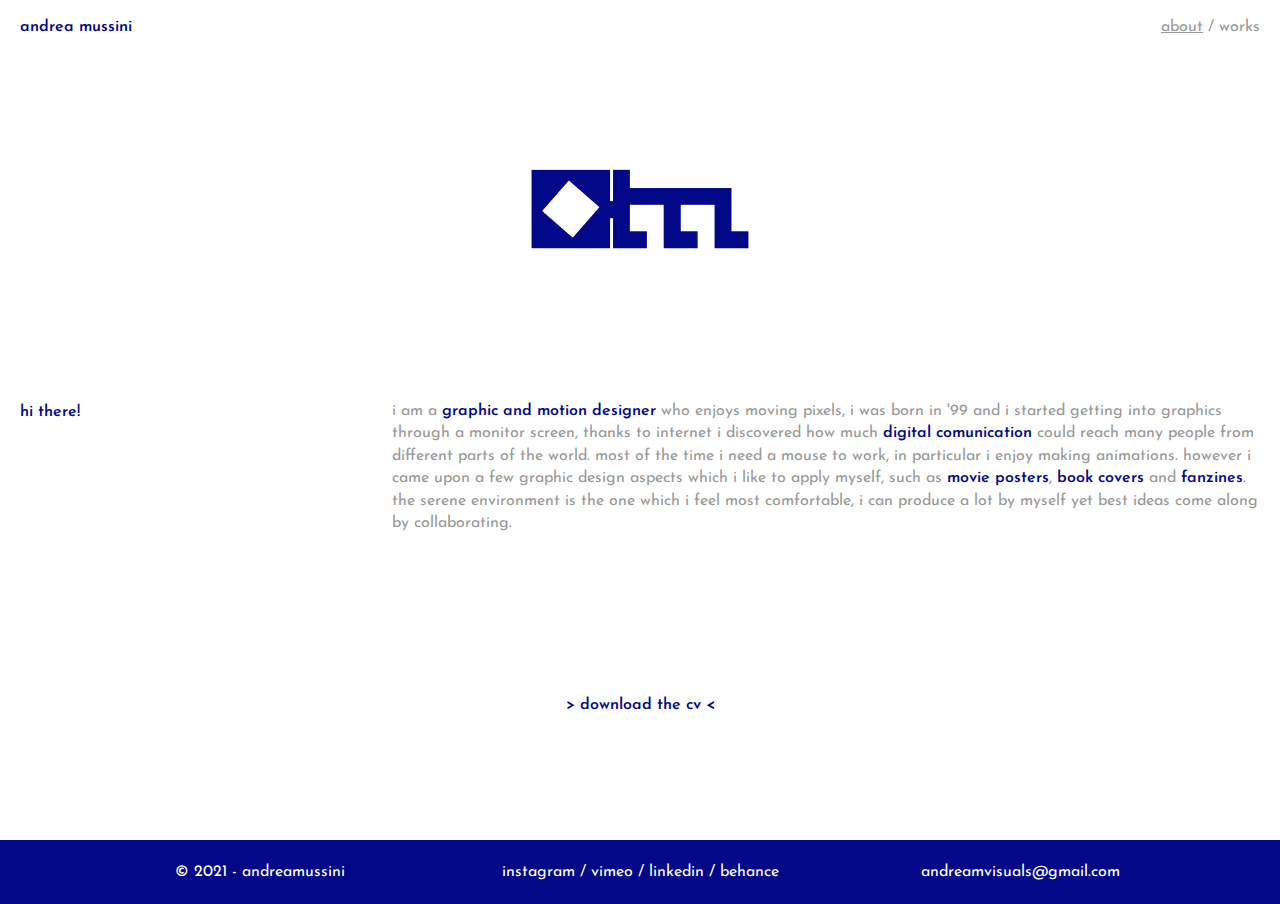
<file: about.html>
<!DOCTYPE html>
<html lang="it">

<head>
    <meta charset="UTF-8" />
    <title>andrea mussini / about</title>
    <meta name="viewport" content="width=device-width, initial-scale=1, maximum-scale=1" />

    <!-- Bootstrap -->
    <link rel="stylesheet" href="css/bootstrap.min.css" />

    <!-- Font -->
    <link rel="preconnect" href="https://fonts.gstatic.com" />
    <link href="https://fonts.googleapis.com/css2?family=Josefin+Sans:wght@400;600&display=swap" rel="stylesheet" />

    <!-- Favicon -->
    <link rel="icon" href="img/favicon.png" type="image/png" />

    <!-- Personal Style -->
    <link rel="stylesheet" href="css/style.css" />

    <!-- Animate CSS -->
    <link rel="stylesheet" href="https://cdnjs.cloudflare.com/ajax/libs/animate.css/4.1.1/animate.min.css" />

    <style type="text/css"></style>
</head>

<body>
    <header>
        <p class="title float-left"><a href="index.html">andrea mussini</a></p>
        <p class="subtitle float-right">
            <a href="about.html" class="link-active">about</a> / <a href="works.html">works</a>
        </p>
    </header>
    <main>
        <section class="logo text-center">
            <img src="img/logo_animation.gif" type="image/gif" class="logo-animation" alt="logo-gif" />
        </section>
        <div class="main-center">
            <section class="about-bio box-desc">
                <div class="box-desc-main">
                    <p class="title">hi there!</p>
                </div>
                <div class="box-desc-text">
                    <p class="description">
                        i am a <span class="title">graphic and motion designer</span> who enjoys moving pixels, i was born in '99 and i started getting into graphics through a monitor screen, thanks to internet i discovered how much <span class="title"> digital comunication</span> could reach many people from different parts of the world. most of the time i need a mouse to work, in particular i enjoy making animations. however i came upon a few graphic design aspects which i like to apply myself, such as <span class="title">movie posters</span>, <span class="title">book covers</span> and <span class="title">fanzines</span>. the serene environment is the one which i feel most comfortable, i can produce a lot by myself yet best ideas come along by collaborating.
                    </p>
                </div>
            </section>
            <div class="cv-button">
                <a href="Andrea_Mussini_CV_EN.pdf" target="_blank" class="title animate__animated animate__fadeInDown animate__delay-1s"> &gt; download the cv &lt; </a>
            </div>
        </div>
    </main>
    <footer class="footer-text text-center">
        <div class="container">
            <div class="row row-cols-1 row-cols-lg-3">
                <div class="col">
                    <p>© 2021 - andreamussini</p>
                </div>
                <div class="col">
                    <p><a href="https://www.instagram.com/andreamvisuals/">instagram</a> / <a href="https://vimeo.com/andreamvisuals">vimeo</a> / <a href="https://www.linkedin.com/in/andrea-mussini-540a48217/"> linkedin</a> / <a href="https://www.behance.net/andreamussini">behance</a></p>
                </div>
                <div class="col">
                    <p><a href="mailto:andreamvisuals@gmail.com">andreamvisuals@gmail.com</a></p>
                </div>
            </div>
        </div>
    </footer>
</body>

</html>
</file>
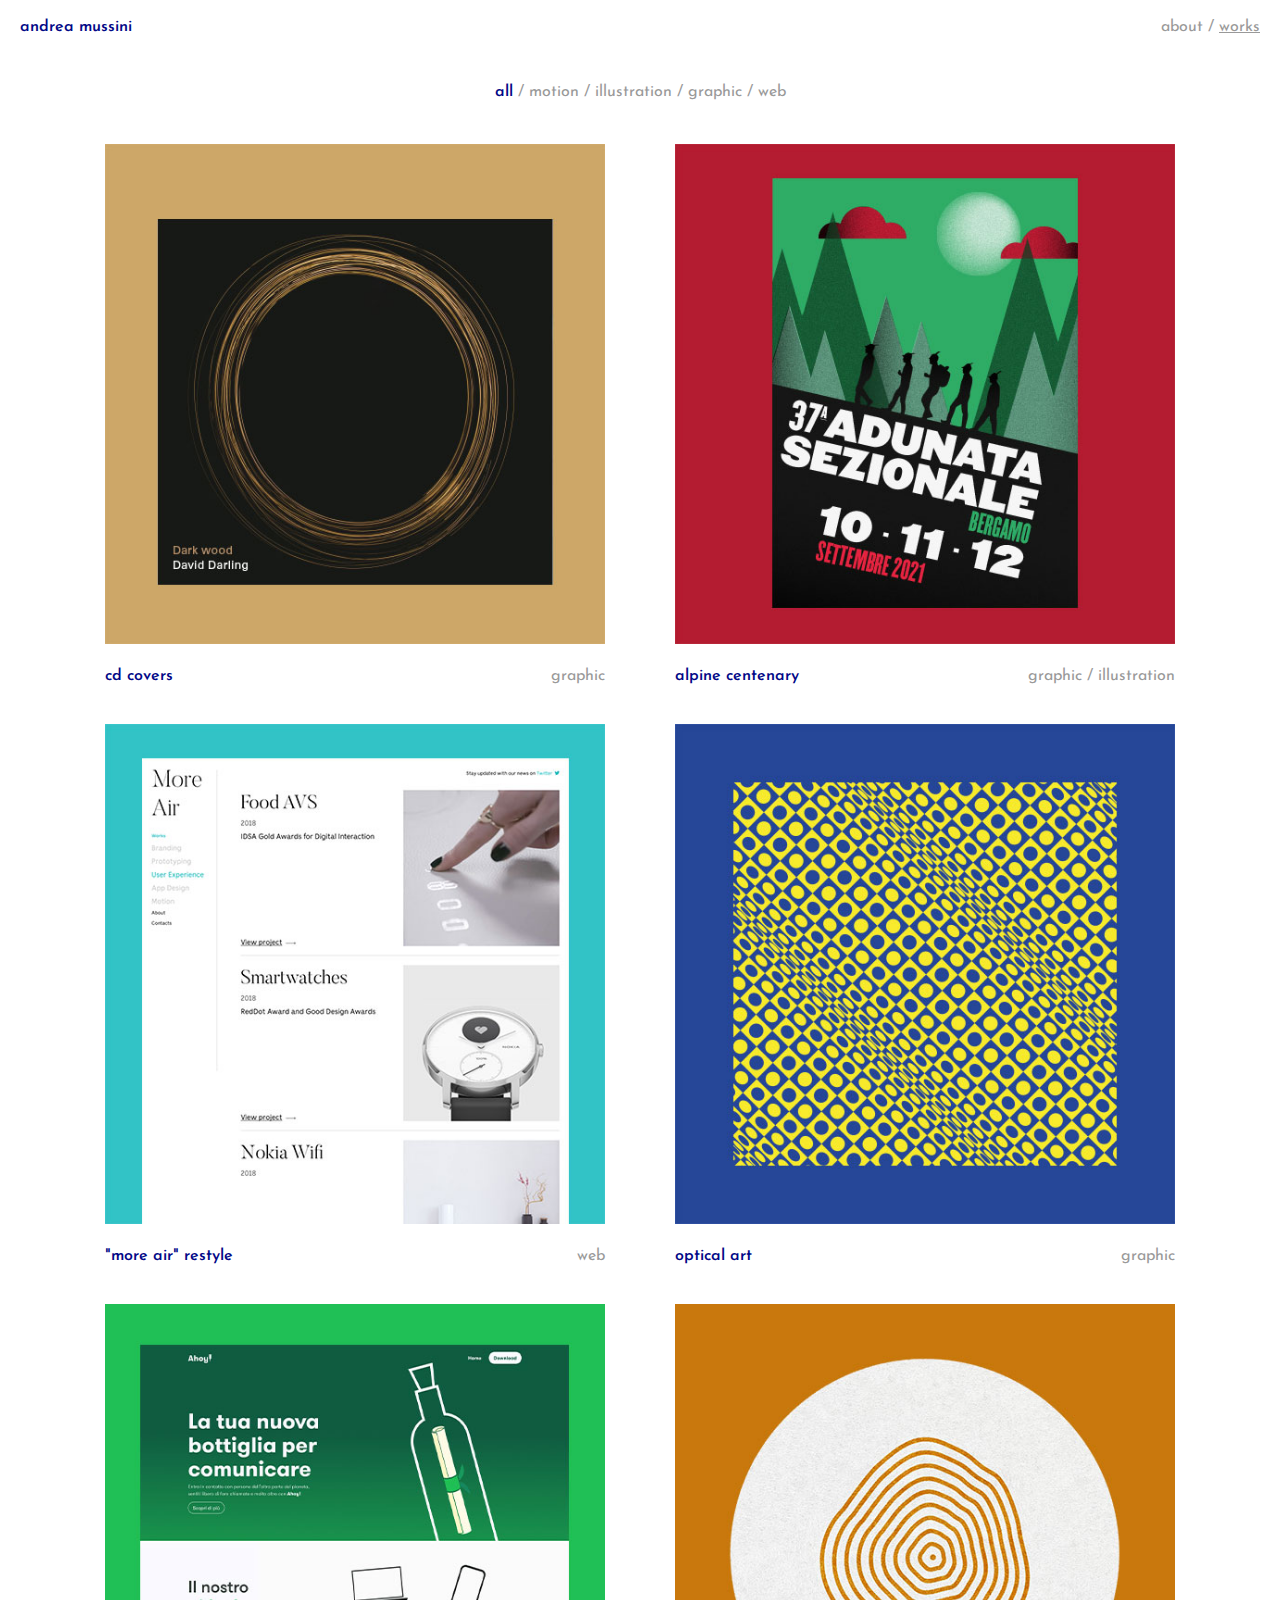
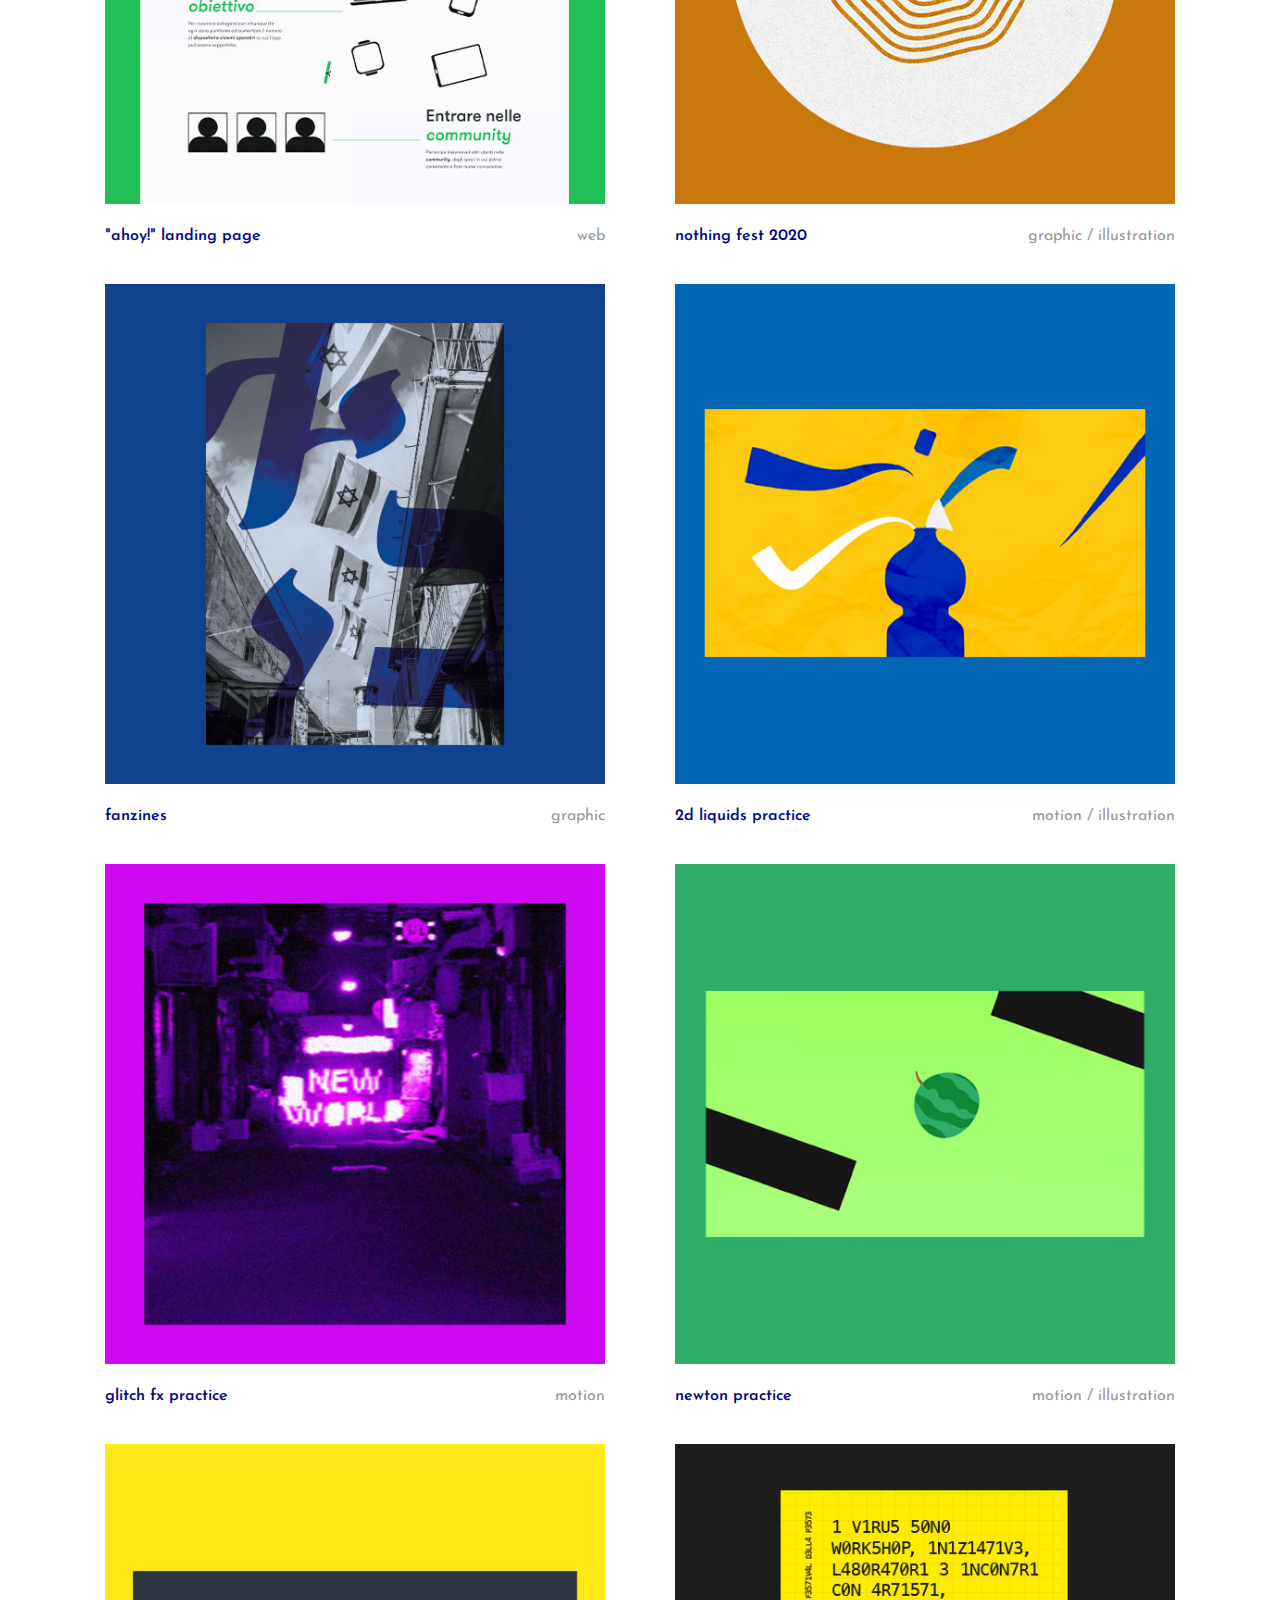
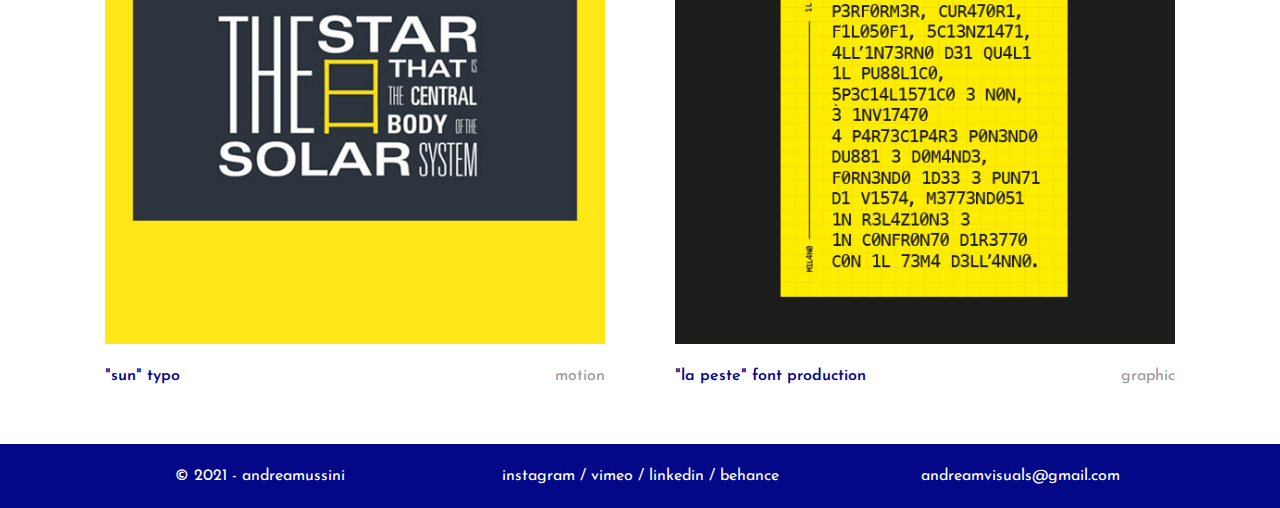
<file: works.html>
<!DOCTYPE html>
<html lang="it">

<head>
    <meta charset="UTF-8" />
    <title>andrea mussini / works</title>
    <meta name="viewport" content="width=device-width, initial-scale=1, maximum-scale=1" />

    <!-- Bootstrap -->
    <link rel="stylesheet" href="css/bootstrap.min.css" />

    <!-- Font -->
    <link rel="preconnect" href="https://fonts.gstatic.com" />
    <link href="https://fonts.googleapis.com/css2?family=Josefin+Sans:wght@400;600&display=swap" rel="stylesheet" />

    <!-- Favicon -->
    <link rel="icon" href="img/favicon.png" type="image/png" />

    <!-- Personal Style -->
    <link rel="stylesheet" href="css/style.css" />

    <style type="text/css"></style>
</head>

<body>
    <header>
        <p class="title float-left"><a href="index.html">andrea mussini</a></p>
        <p class="subtitle float-right">
            <a href="about.html">about</a> / <a href="works.html" class="link-active">works</a>
        </p>
    </header>
    <main>
        <!-- CATEGORIES FILTER -->
        <section class="categories text-center subtitle">
            <span class="filter-title title" data-filter="all">all</span> /
            <span class="filter-title" data-filter="mot">motion</span> /
            <span class="filter-title" data-filter="ill">illustration</span> /
            <span class="filter-title" data-filter="gra">graphic</span> /
            <span class="filter-title" data-filter="web">web</span>
        </section>
        <div class="container">
            <section class="row row-cols-1 row-cols-md-2 row-cols-lg-2 categories-gallery">
                <div class="col gallery-item gra">
                    <a href="details/cd_covers.html"><img src="img/cd/cd_thumbnail.jpg" class="gallery-pic" type="image" alt="gallery-pic-1" /></a>
                    <div class="gallery-text">
                        <p class="title float-left">cd covers</p>
                        <p class="subtitle float-right">graphic</p>
                    </div>
                </div>
                <div class="col gallery-item gra ill">
                    <a href="details/alpines_centenary.html"><img src="img/alpines/alpines_thumbnail.jpg" class="gallery-pic" type="image" alt="gallery-pic-2" /></a>
                    <div class="gallery-text">
                        <p class="title float-left">alpine centenary</p>
                        <p class="subtitle float-right">graphic / illustration</p>
                    </div>
                </div>
                <div class="col gallery-item web">
                    <a href="details/more_air_restyle.html"><img src="img/more_air/more_air_thumbnail.jpg" class="gallery-pic" type="image" alt="gallery-pic-3" /></a>
                    <div class="gallery-text">
                        <p class="title float-left">"more air" restyle</p>
                        <p class="subtitle float-right">web</p>
                    </div>
                </div>
                <div class="col gallery-item gra">
                    <a href="details/optical_art.html"><img src="img/optical_art/op_art_thumbnail.jpg" class="gallery-pic" type="image" alt="gallery-pic-3" /></a>
                    <div class="gallery-text">
                        <p class="title float-left">optical art</p>
                        <p class="subtitle float-right">graphic</p>
                    </div>
                </div>
                <div class="col gallery-item web">
                    <a href="details/ahoy_landing.html"><img src="img/ahoy/ahoy_thumbnail.jpg" class="gallery-pic" type="image" alt="gallery-pic-3" /></a>
                    <div class="gallery-text">
                        <p class="title float-left">"ahoy!" landing page</p>
                        <p class="subtitle float-right">web</p>
                    </div>
                </div>
                <div class="col gallery-item gra ill">
                    <a href="details/nothing_fest.html"><img src="img/nothing_fest/nf_thumbnail.jpg" class="gallery-pic" type="image" alt="gallery-pic-3" /></a>
                    <div class="gallery-text">
                        <p class="title float-left">nothing fest 2020</p>
                        <p class="subtitle float-right">graphic / illustration</p>
                    </div>
                </div>
                <div class="col gallery-item gra">
                    <a href="details/fanzines.html"><img src="img/fanzines/fanzines_thumbnail.jpg" class="gallery-pic" type="image" alt="gallery-pic-3" /></a>
                    <div class="gallery-text">
                        <p class="title float-left">fanzines</p>
                        <p class="subtitle float-right">graphic</p>
                    </div>
                </div>
                <div class="col gallery-item mot ill">
                    <a href="details/liquids.html"><img src="img/liquids/liquids_thumbnail.jpg" class="gallery-pic" type="image" alt="gallery-pic-3" /></a>
                    <div class="gallery-text">
                        <p class="title float-left">2d liquids practice</p>
                        <p class="subtitle float-right">motion / illustration</p>
                    </div>
                </div>
                <div class="col gallery-item mot">
                    <a href="details/glitch.html"><img src="img/glitch/glitch_thumbnail.jpg" class="gallery-pic" type="image" alt="gallery-pic-3" /></a>
                    <div class="gallery-text">
                        <p class="title float-left">glitch fx practice</p>
                        <p class="subtitle float-right">motion</p>
                    </div>
                </div>
                <div class="col gallery-item mot ill">
                    <a href="details/newton.html"><img src="img/newton/newton_thumbnail.jpg" class="gallery-pic" type="image" alt="gallery-pic-3" /></a>
                    <div class="gallery-text">
                        <p class="title float-left">newton practice</p>
                        <p class="subtitle float-right">motion / illustration</p>
                    </div>
                </div>
                <div class="col gallery-item mot">
                    <a href="details/sun_typo.html"><img src="img/typo/typo_thumbnail.jpg" class="gallery-pic" type="image" alt="gallery-pic-3" /></a>
                    <div class="gallery-text">
                        <p class="title float-left">"sun" typo</p>
                        <p class="subtitle float-right">motion</p>
                    </div>
                </div>
                <div class="col gallery-item gra">
                    <a href="details/peste_font.html"><img src="img/peste/peste_thumbnail.jpg" class="gallery-pic" type="image" alt="gallery-pic-3" /></a>
                    <div class="gallery-text">
                        <p class="title float-left">"la peste" font production</p>
                        <p class="subtitle float-right">graphic</p>
                    </div>
                </div>
            </section>
        </div>
    </main>
    <footer class="footer-text text-center">
        <div class="container">
            <div class="row row-cols-1 row-cols-lg-3">
                <div class="col">
                    <p>© 2021 - andreamussini</p>
                </div>
                <div class="col">
                    <p><a href="https://www.instagram.com/andreamvisuals/">instagram</a> / <a href="https://vimeo.com/andreamvisuals">vimeo</a> / <a href="https://www.linkedin.com/in/andrea-mussini-540a48217/"> linkedin</a> / <a href="https://www.behance.net/andreamussini">behance</a></p>
                </div>
                <div class="col">
                    <p><a href="mailto:andreamvisuals@gmail.com">andreamvisuals@gmail.com</a></p>
                </div>
            </div>
        </div>
    </footer>
</body>

<script src="js/jquery-3.6.0.min.js" type="text/javascript"></script>
<script type="text/javascript">
    $(".filter-title").click(function() {
        // gallery filter
        var value = $(this).attr("data-filter");
        if (value == "all") {
            $(".gallery-item").show(500);
        } else {
            $(".gallery-item")
                .not("." + value)
                .hide(500);
            $(".gallery-item")
                .filter("." + value)
                .show(500);
        }

        // text highlight
        $(this).addClass("title").siblings().removeClass("title");
    });

</script>

</html>
</file>
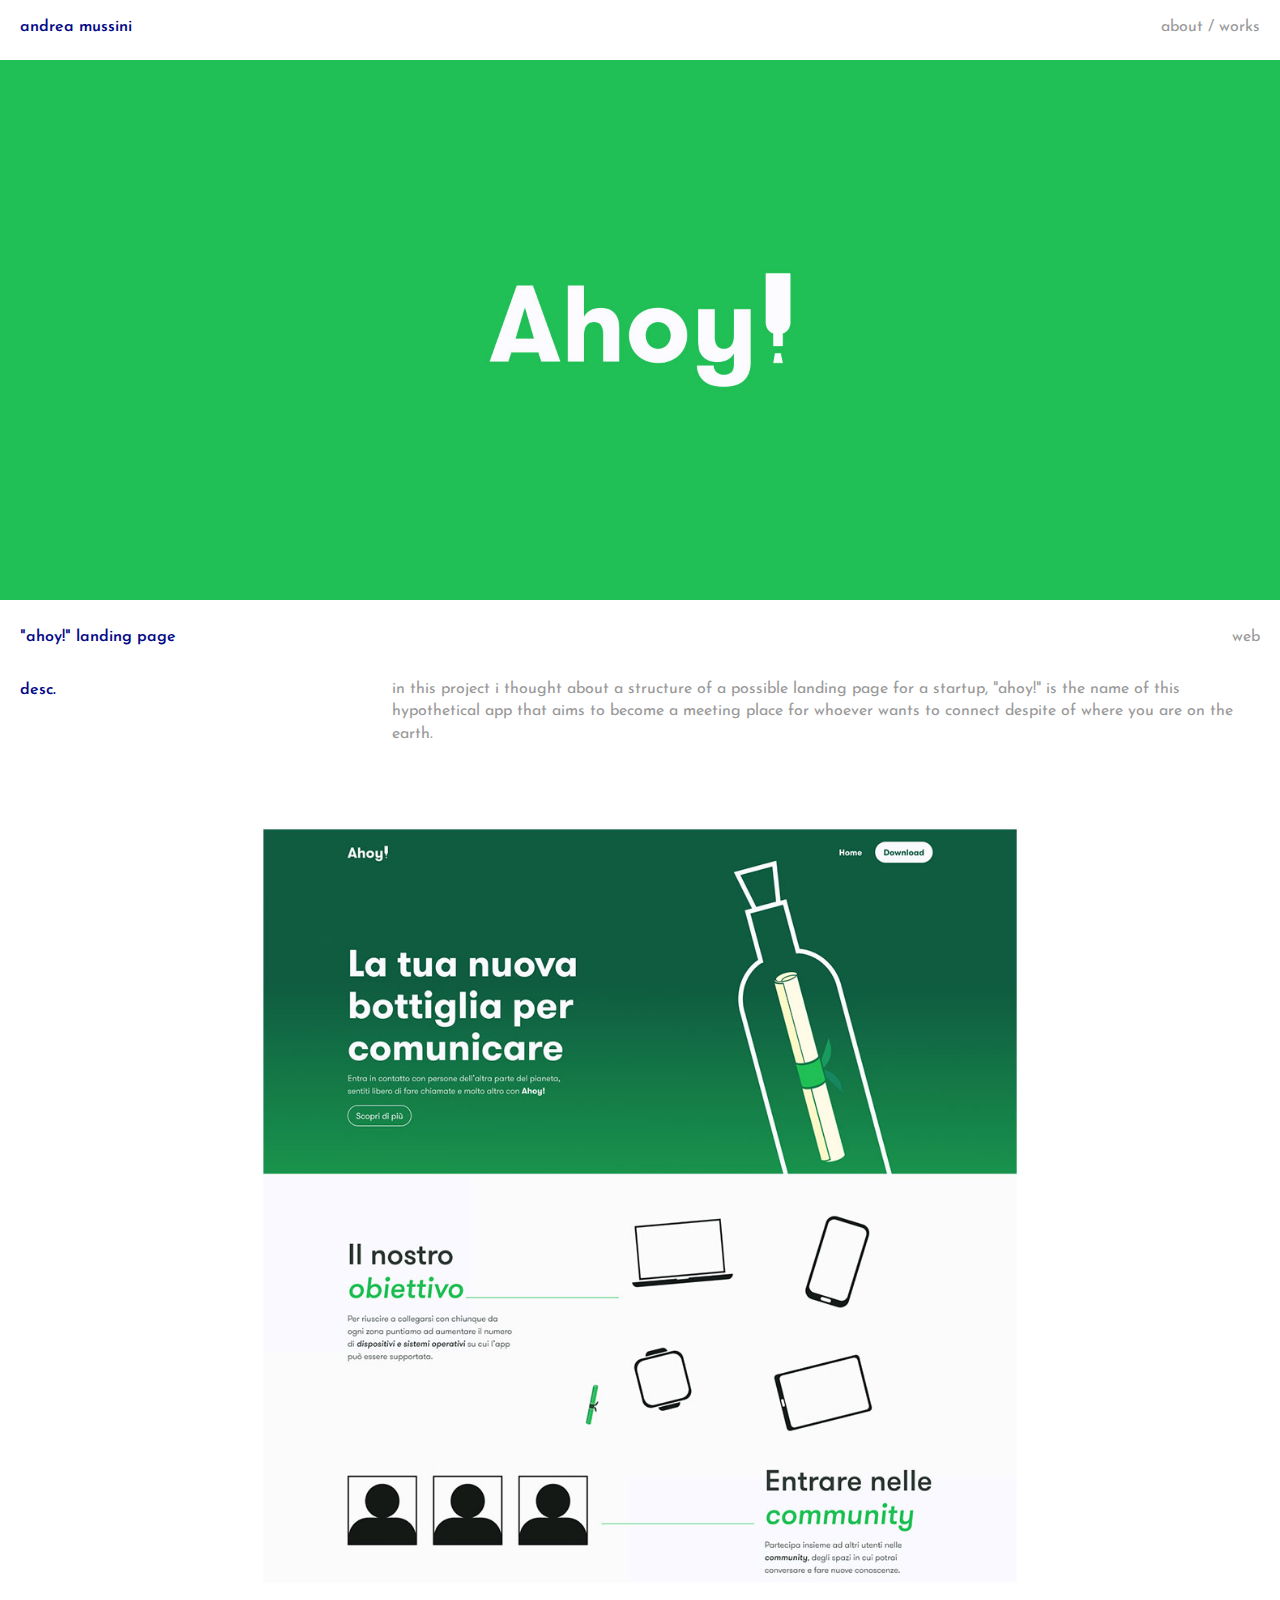
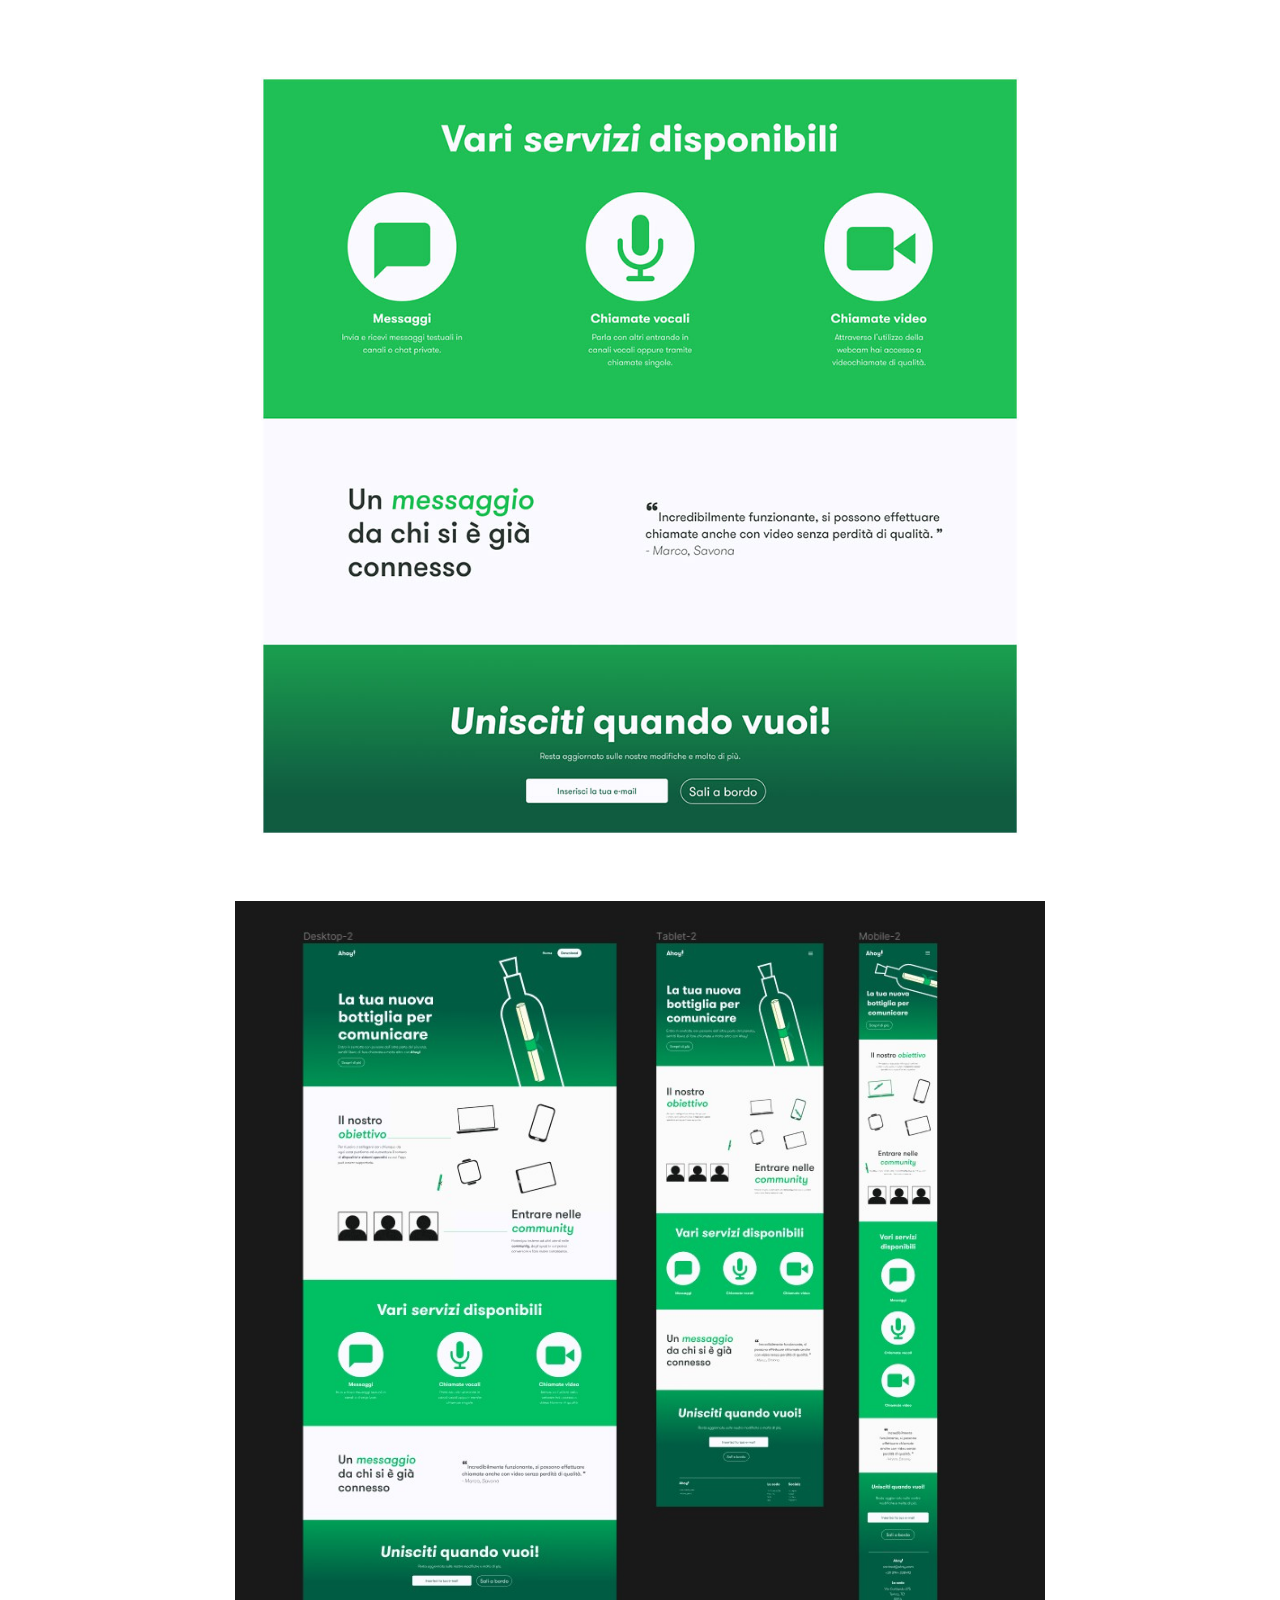
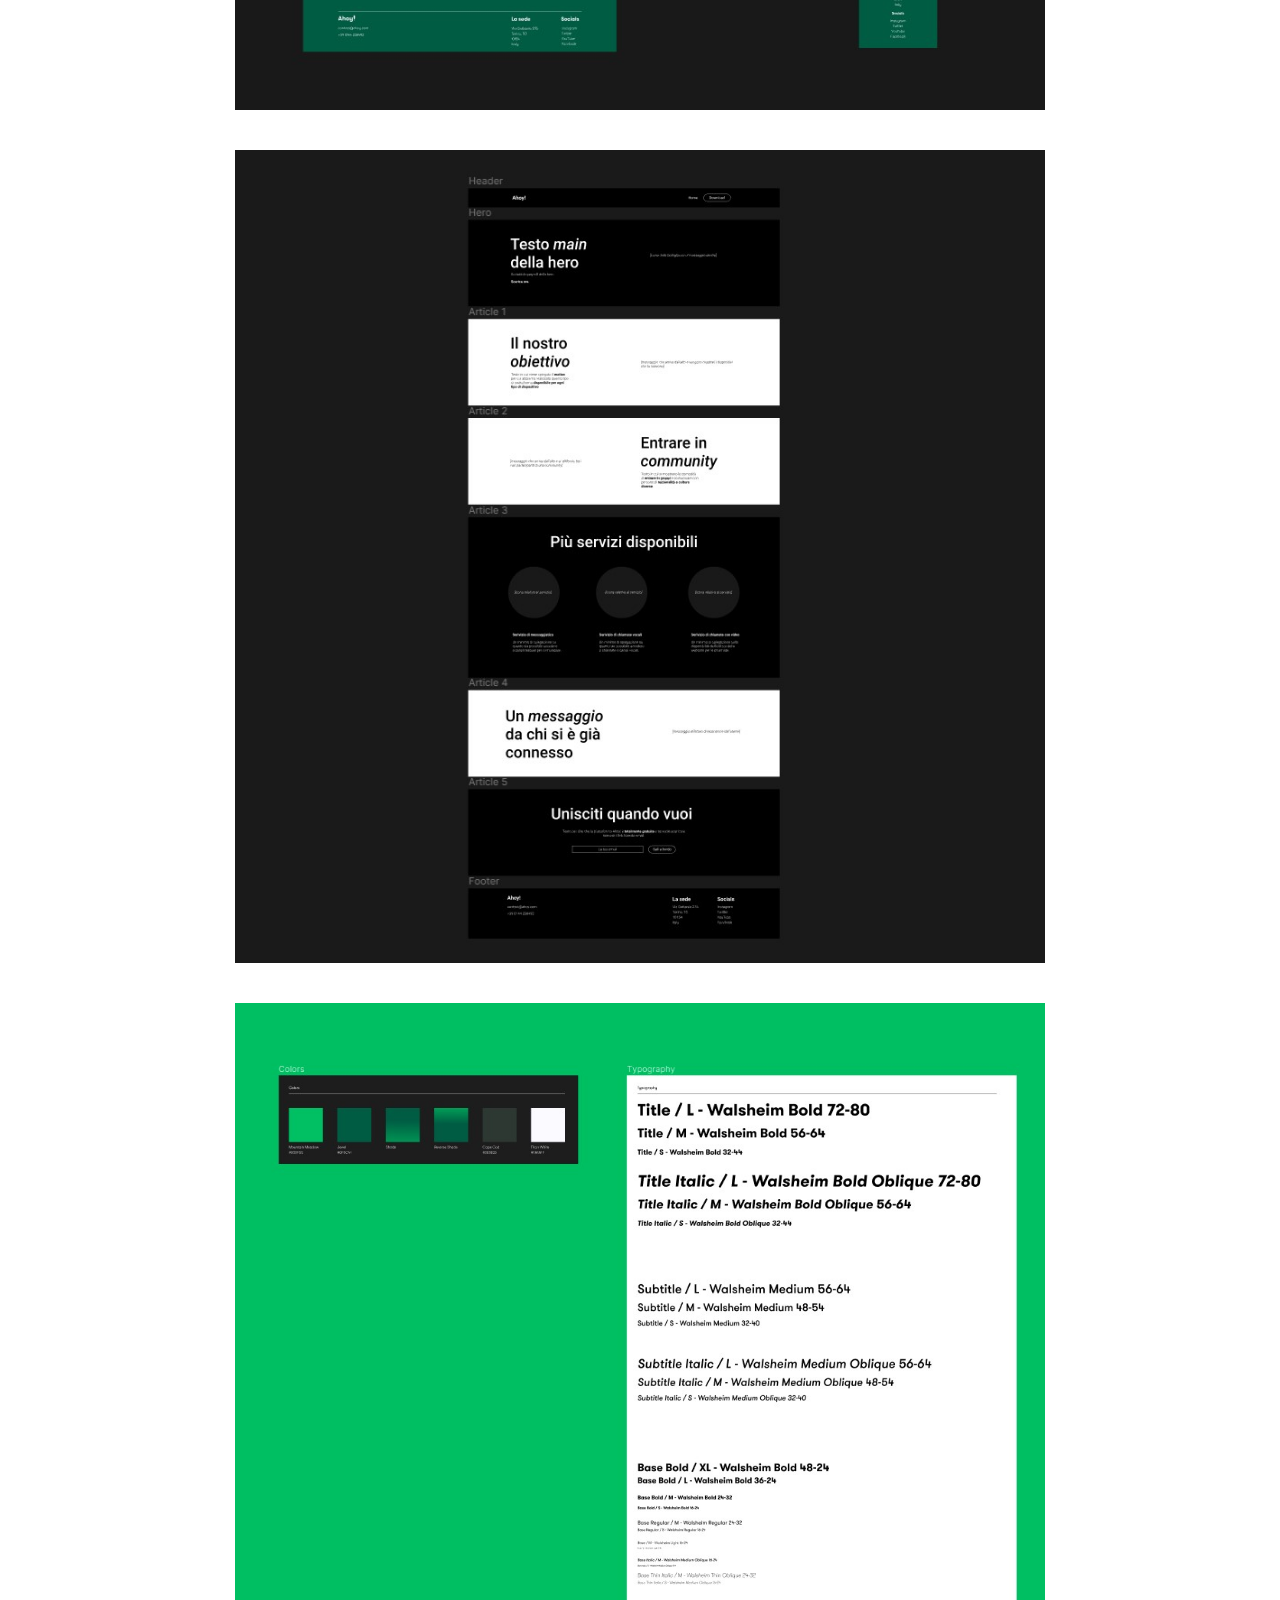
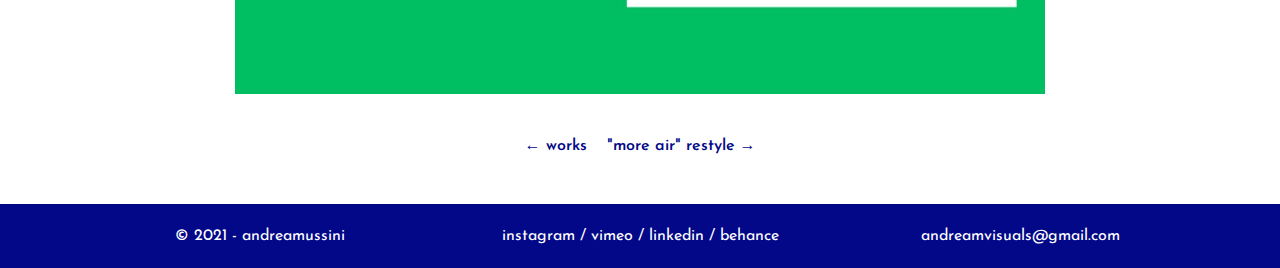
<file: details/ahoy_landing.html>
<!DOCTYPE html>
<html lang="it">

<head>
    <meta charset="UTF-8" />
    <title>andrea mussini / "ahoy!" landing page</title>
    <meta name="viewport" content="width=device-width, initial-scale=1, maximum-scale=1" />

    <!-- Bootstrap -->
    <link rel="stylesheet" href="../css/bootstrap.min.css" />

    <!-- Font -->
    <link rel="preconnect" href="https://fonts.gstatic.com" />
    <link href="https://fonts.googleapis.com/css2?family=Josefin+Sans:wght@400;600&display=swap" rel="stylesheet" />

    <!-- Favicon -->
    <link rel="icon" href="../img/favicon.png" type="image/png" />

    <!-- Personal Style -->
    <link rel="stylesheet" href="../css/style.css" />

    <style type="text/css"></style>
</head>

<body>
    <header>
        <p class="title float-left"><a href="../index.html">andrea mussini</a></p>
        <p class="subtitle float-right"><a href="../about.html">about</a> / <a href="../works.html">works</a></p>
    </header>
    <main>
        <!-- DETAILS -->
        <section class="banner">
            <img src="../img/ahoy/ahoy_banner.jpg" class="banner-pic" type="image/jpg" alt="banner-pic" />
        </section>
        <section class="details">
            <div class="details-title">
                <p class="title float-left">"ahoy!" landing page</p>
                <p class="subtitle float-right">web</p>
            </div>
            <div class="main-center mt-5">
                <div class="box-desc clear">
                    <div class="box-desc-main">
                        <p class="title">desc.</p>
                    </div>
                    <div class="box-desc-text">
                        <p class="description">in this project i thought about a structure of a possible landing page for a startup, "ahoy!" is the name of this hypothetical app that aims to become a meeting place for whoever wants to connect despite of where you are on the earth.</p>
                    </div>
                </div>
            </div>
        </section>
        <div class="container xl-box">
            <section class="row row-cols-1 row-cols-md-2 row-cols-lg-1">
                <img src="../img/ahoy/ahoy_gallery_1.jpg" class="gallery-pic col" type="image/jpg" alt="gallery-pic-1" />
                <img src="../img/ahoy/ahoy_gallery_2.jpg" class="gallery-pic col" type="image/jpg" alt="gallery-pic-2" />
                <img src="../img/ahoy/ahoy_gallery_3.jpg" class="gallery-pic col" type="image/jpg" alt="gallery-pic-3" />
                <img src="../img/ahoy/ahoy_gallery_4.jpg" class="gallery-pic col" type="image/jpg" alt="gallery-pic-4" />
                <img src="../img/ahoy/ahoy_gallery_5.jpg" class="gallery-pic col" type="image/jpg" alt="gallery-pic-5" />
            </section>
        </div>
    </main>
    <section class="follow-up-project text-center">
        <p class="title"><a href="../works.html">← works</a><a href="more_air_restyle.html">"more air" restyle →</a></p>
    </section>
    <footer class="footer-text text-center">
        <div class="container">
            <div class="row row-cols-1 row-cols-lg-3">
                <div class="col">
                    <p>© 2021 - andreamussini</p>
                </div>
                <div class="col">
                    <p><a href="https://www.instagram.com/andreamvisuals/">instagram</a> / <a href="https://vimeo.com/andreamvisuals">vimeo</a> / <a href="https://www.linkedin.com/in/andrea-mussini-540a48217/"> linkedin</a> / <a href="https://www.behance.net/andreamussini">behance</a></p>
                </div>
                <div class="col">
                    <p><a href="mailto:andreamvisuals@gmail.com">andreamvisuals@gmail.com</a></p>
                </div>
            </div>
        </div>
    </footer>
</body>

</html>
</file>
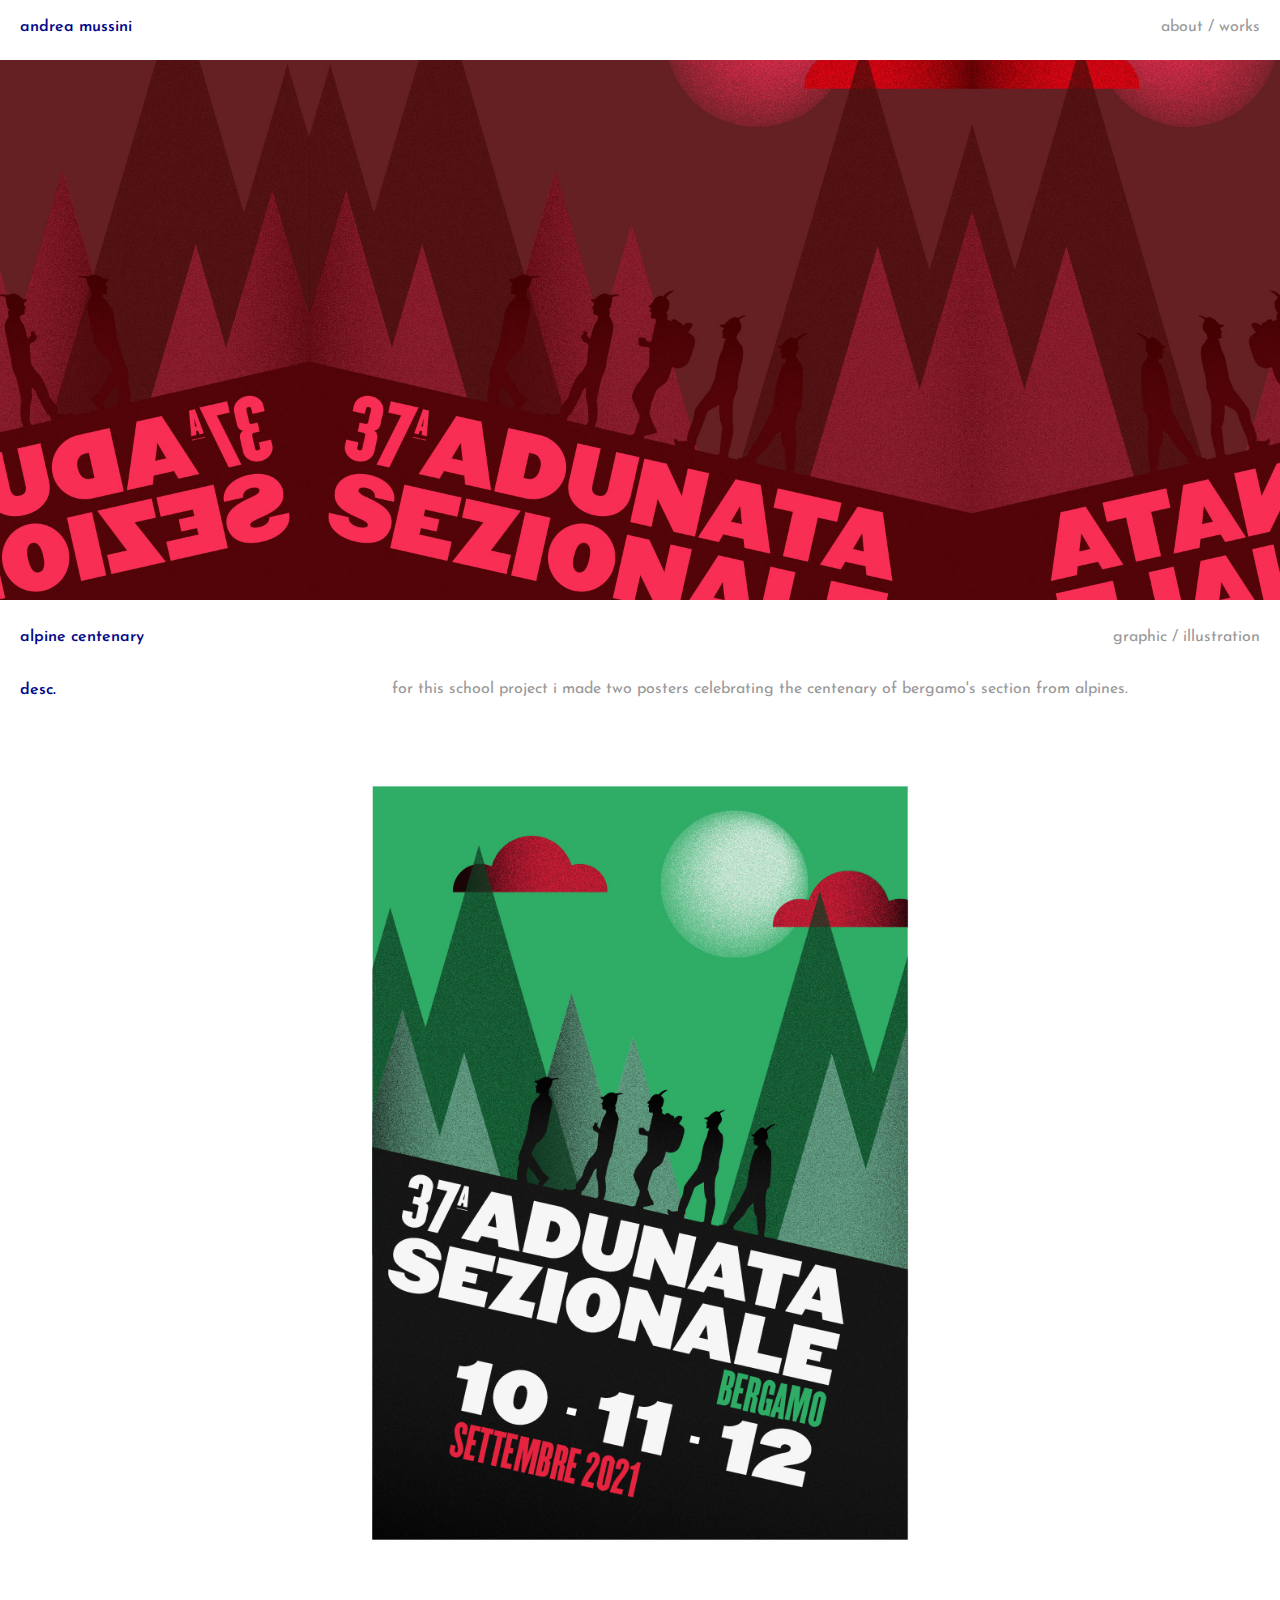
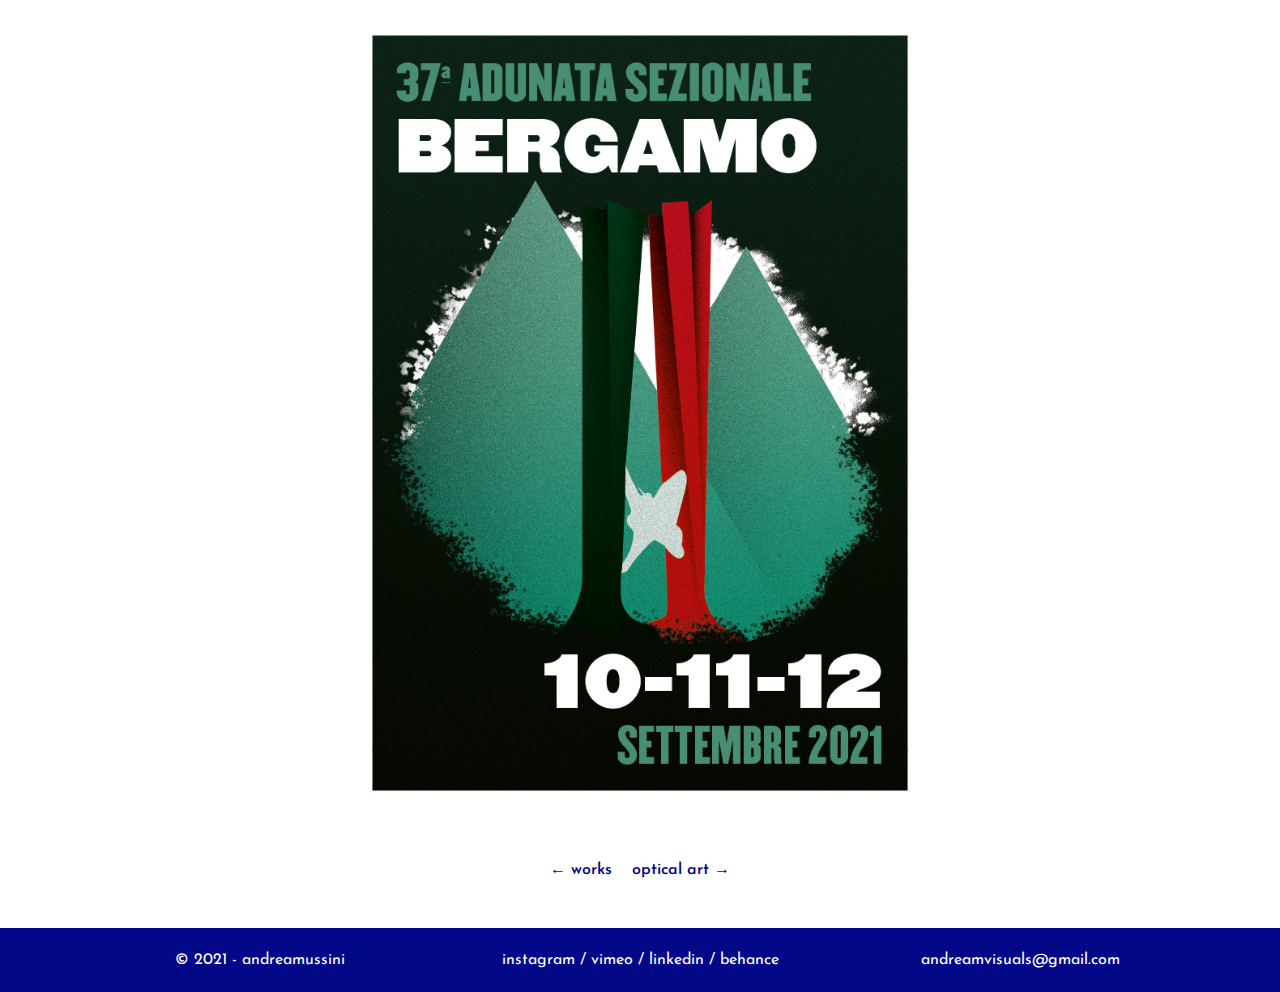
<file: details/alpines_centenary.html>
<!DOCTYPE html>
<html lang="it">

<head>
    <meta charset="UTF-8" />
    <title>andrea mussini / alpine centenary</title>
    <meta name="viewport" content="width=device-width, initial-scale=1, maximum-scale=1" />

    <!-- Bootstrap -->
    <link rel="stylesheet" href="../css/bootstrap.min.css" />

    <!-- Font -->
    <link rel="preconnect" href="https://fonts.gstatic.com" />
    <link href="https://fonts.googleapis.com/css2?family=Josefin+Sans:wght@400;600&display=swap" rel="stylesheet" />

    <!-- Favicon -->
    <link rel="icon" href="../img/favicon.png" type="image/png" />

    <!-- Personal Style -->
    <link rel="stylesheet" href="../css/style.css" />

    <style type="text/css"></style>
</head>

<body>
    <header>
        <p class="title float-left"><a href="../index.html">andrea mussini</a></p>
        <p class="subtitle float-right"><a href="../about.html">about</a> / <a href="../works.html">works</a></p>
    </header>
    <main>
        <!-- DETAILS -->
        <section class="banner">
            <img src="../img/alpines/alpines_banner.jpg" class="banner-pic" type="image/jpg" alt="banner-pic" />
        </section>
        <section class="details">
            <div class="details-title">
                <p class="title float-left">alpine centenary</p>
                <p class="subtitle float-right">graphic / illustration</p>
            </div>
            <div class="main-center mt-5">
                <div class="box-desc clear">
                    <div class="box-desc-main">
                        <p class="title">desc.</p>
                    </div>
                    <div class="box-desc-text">
                        <p class="description">for this school project i made two posters celebrating the centenary of bergamo's section from alpines.</p>
                    </div>
                </div>
            </div>
        </section>
        <div class="container xl-box">
            <section class="row row-cols-1 row-cols-md-2 row-cols-lg-1">
                <img src="../img/alpines/alpines_gallery_1.jpg" class="gallery-pic col" type="image/jpg" alt="gallery-pic-1" />
                <img src="../img/alpines/alpines_gallery_2.jpg" class="gallery-pic col" type="image/jpg" alt="gallery-pic-1" />
            </section>
        </div>
    </main>
    <section class="follow-up-project text-center">
        <p class="title"><a href="../works.html">← works</a><a href="optical_art.html">optical art →</a></p>
    </section>
    <footer class="footer-text text-center">
        <div class="container">
            <div class="row row-cols-1 row-cols-lg-3">
                <div class="col">
                    <p>© 2021 - andreamussini</p>
                </div>
                <div class="col">
                   <p><a href="https://www.instagram.com/andreamvisuals/">instagram</a> / <a href="https://vimeo.com/andreamvisuals">vimeo</a> / <a href="https://www.linkedin.com/in/andrea-mussini-540a48217/"> linkedin</a> / <a href="https://www.behance.net/andreamussini">behance</a></p>
                </div>
                <div class="col">
                    <p><a href="mailto:andreamvisuals@gmail.com">andreamvisuals@gmail.com</a></p>
                </div>
            </div>
        </div>
    </footer>
</body>

</html>
</file>
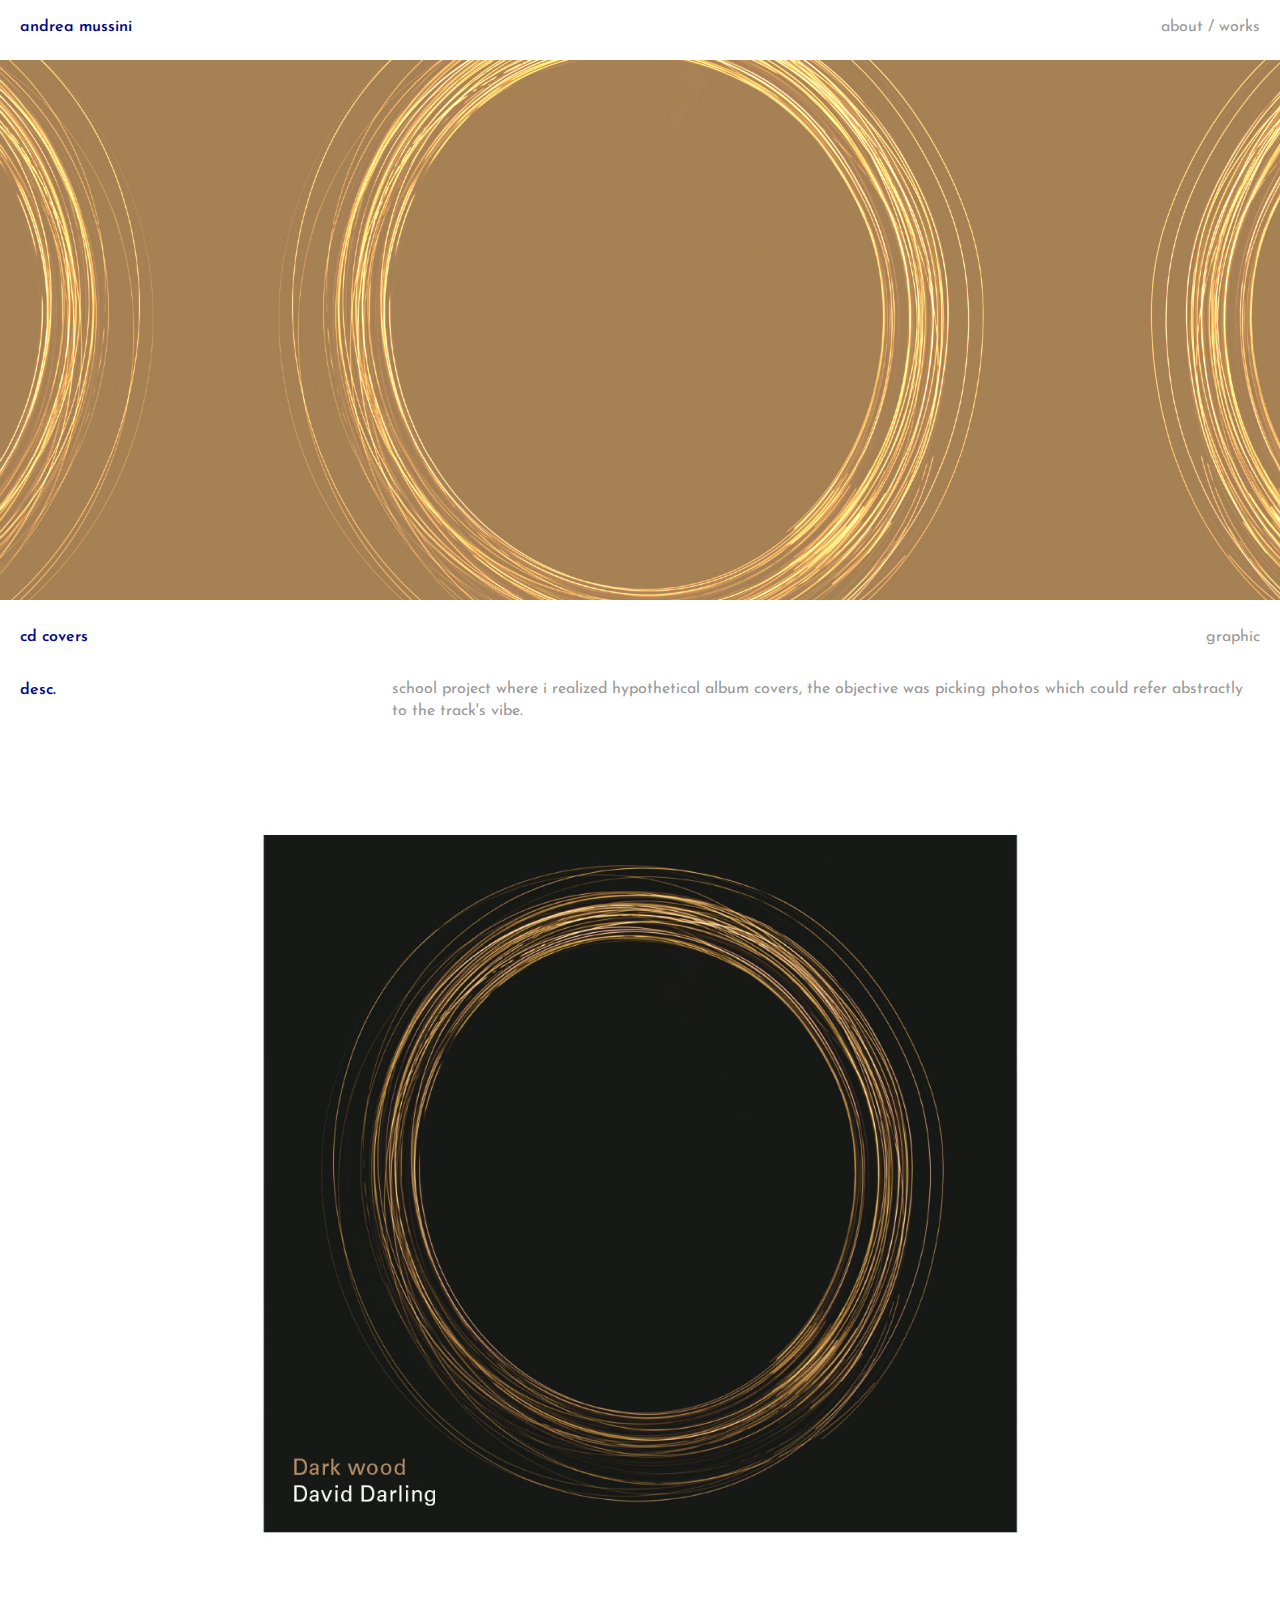
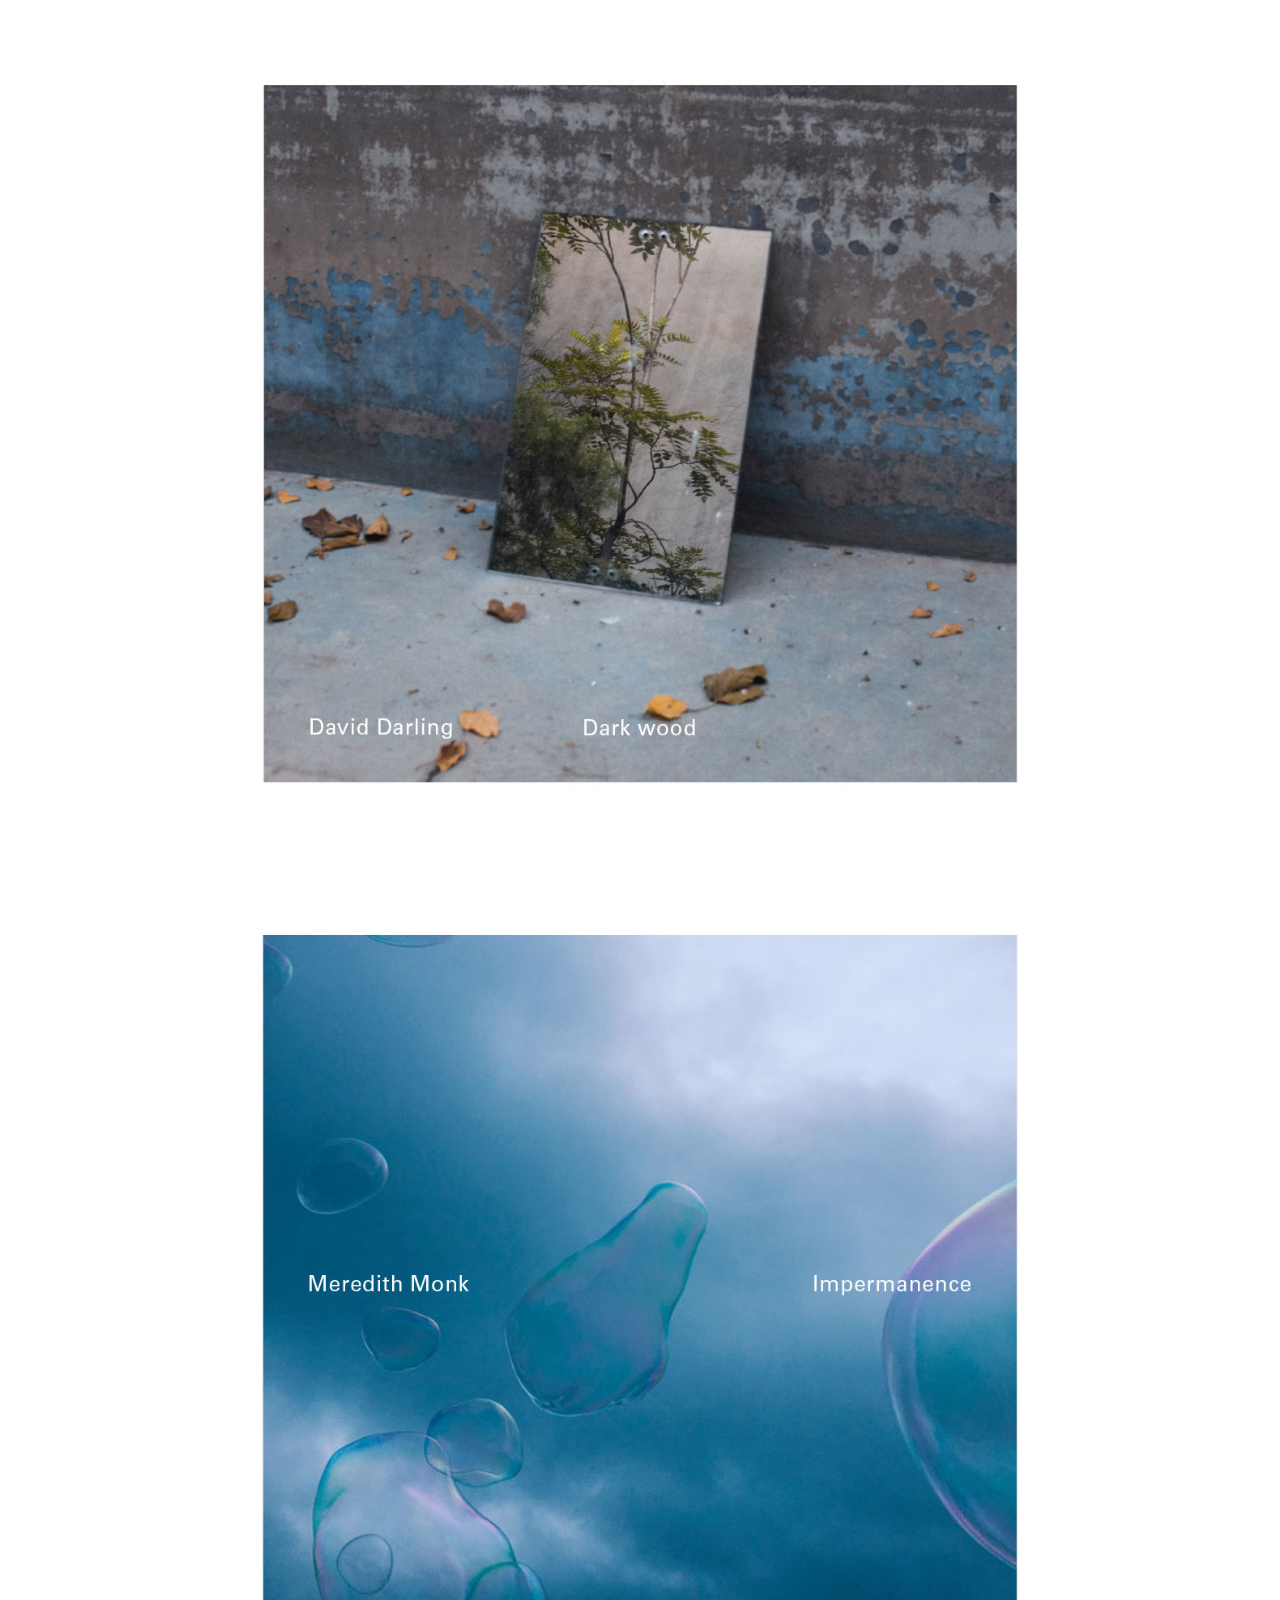
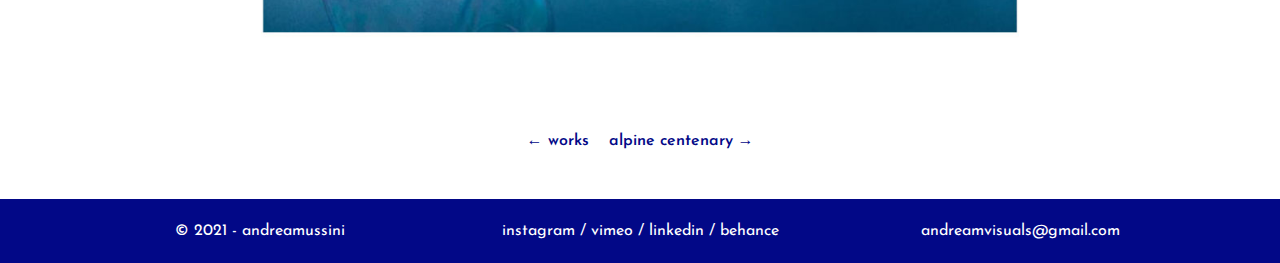
<file: details/cd_covers.html>
<!DOCTYPE html>
<html lang="it">

<head>
    <meta charset="UTF-8" />
    <title>andrea mussini / cd covers</title>
    <meta name="viewport" content="width=device-width, initial-scale=1, maximum-scale=1" />

    <!-- Bootstrap -->
    <link rel="stylesheet" href="../css/bootstrap.min.css" />

    <!-- Font -->
    <link rel="preconnect" href="https://fonts.gstatic.com" />
    <link href="https://fonts.googleapis.com/css2?family=Josefin+Sans:wght@400;600&display=swap" rel="stylesheet" />

    <!-- Favicon -->
    <link rel="icon" href="../img/favicon.png" type="image/png" />

    <!-- Personal Style -->
    <link rel="stylesheet" href="../css/style.css" />

    <style type="text/css"></style>
</head>

<body>
    <header>
        <p class="title float-left"><a href="../index.html">andrea mussini</a></p>
        <p class="subtitle float-right"><a href="../about.html">about</a> / <a href="../works.html">works</a></p>
    </header>
    <main>
        <!-- DETAILS -->
        <section class="banner">
            <img src="../img/cd/cd_banner.jpg" class="banner-pic" type="image/jpg" alt="banner-pic" />
        </section>
        <section class="details">
            <div class="details-title">
                <p class="title float-left">cd covers</p>
                <p class="subtitle float-right">graphic</p>
            </div>
            <div class="main-center mt-5">
                <div class="box-desc clear">
                    <div class="box-desc-main">
                        <p class="title">desc.</p>
                    </div>
                    <div class="box-desc-text">
                        <p class="description">school project where i realized hypothetical album covers, the objective was picking photos which could refer abstractly to the track's vibe.</p>
                    </div>
                </div>
            </div>
        </section>
        <div class="container xl-box">
            <section class="row row-cols-1 row-cols-md-2 row-cols-lg-1">
                <img src="../img/cd/cd_gallery_1.jpg" class="gallery-pic col" type="image/jpg" alt="gallery-pic-1" />
                <img src="../img/cd/cd_gallery_2.jpg" class="gallery-pic col" type="image/jpg" alt="gallery-pic-2" />
                <img src="../img/cd/cd_gallery_3.jpg" class="gallery-pic col" type="image/jpg" alt="gallery-pic-3" />
            </section>
        </div>
    </main>
    <section class="follow-up-project text-center">
        <p class="title"><a href="../works.html">← works</a><a href="alpines_centenary.html">alpine centenary →</a></p>
    </section>
    <footer class="footer-text text-center">
        <div class="container">
            <div class="row row-cols-1 row-cols-lg-3">
                <div class="col">
                    <p>© 2021 - andreamussini</p>
                </div>
                <div class="col">
                    <p><a href="https://www.instagram.com/andreamvisuals/">instagram</a> / <a href="https://vimeo.com/andreamvisuals">vimeo</a> / <a href="https://www.linkedin.com/in/andrea-mussini-540a48217/"> linkedin</a> / <a href="https://www.behance.net/andreamussini">behance</a></p>
                </div>
                <div class="col">
                    <p><a href="mailto:andreamvisuals@gmail.com">andreamvisuals@gmail.com</a></p>
                </div>
            </div>
        </div>
    </footer>
</body>

</html>
</file>
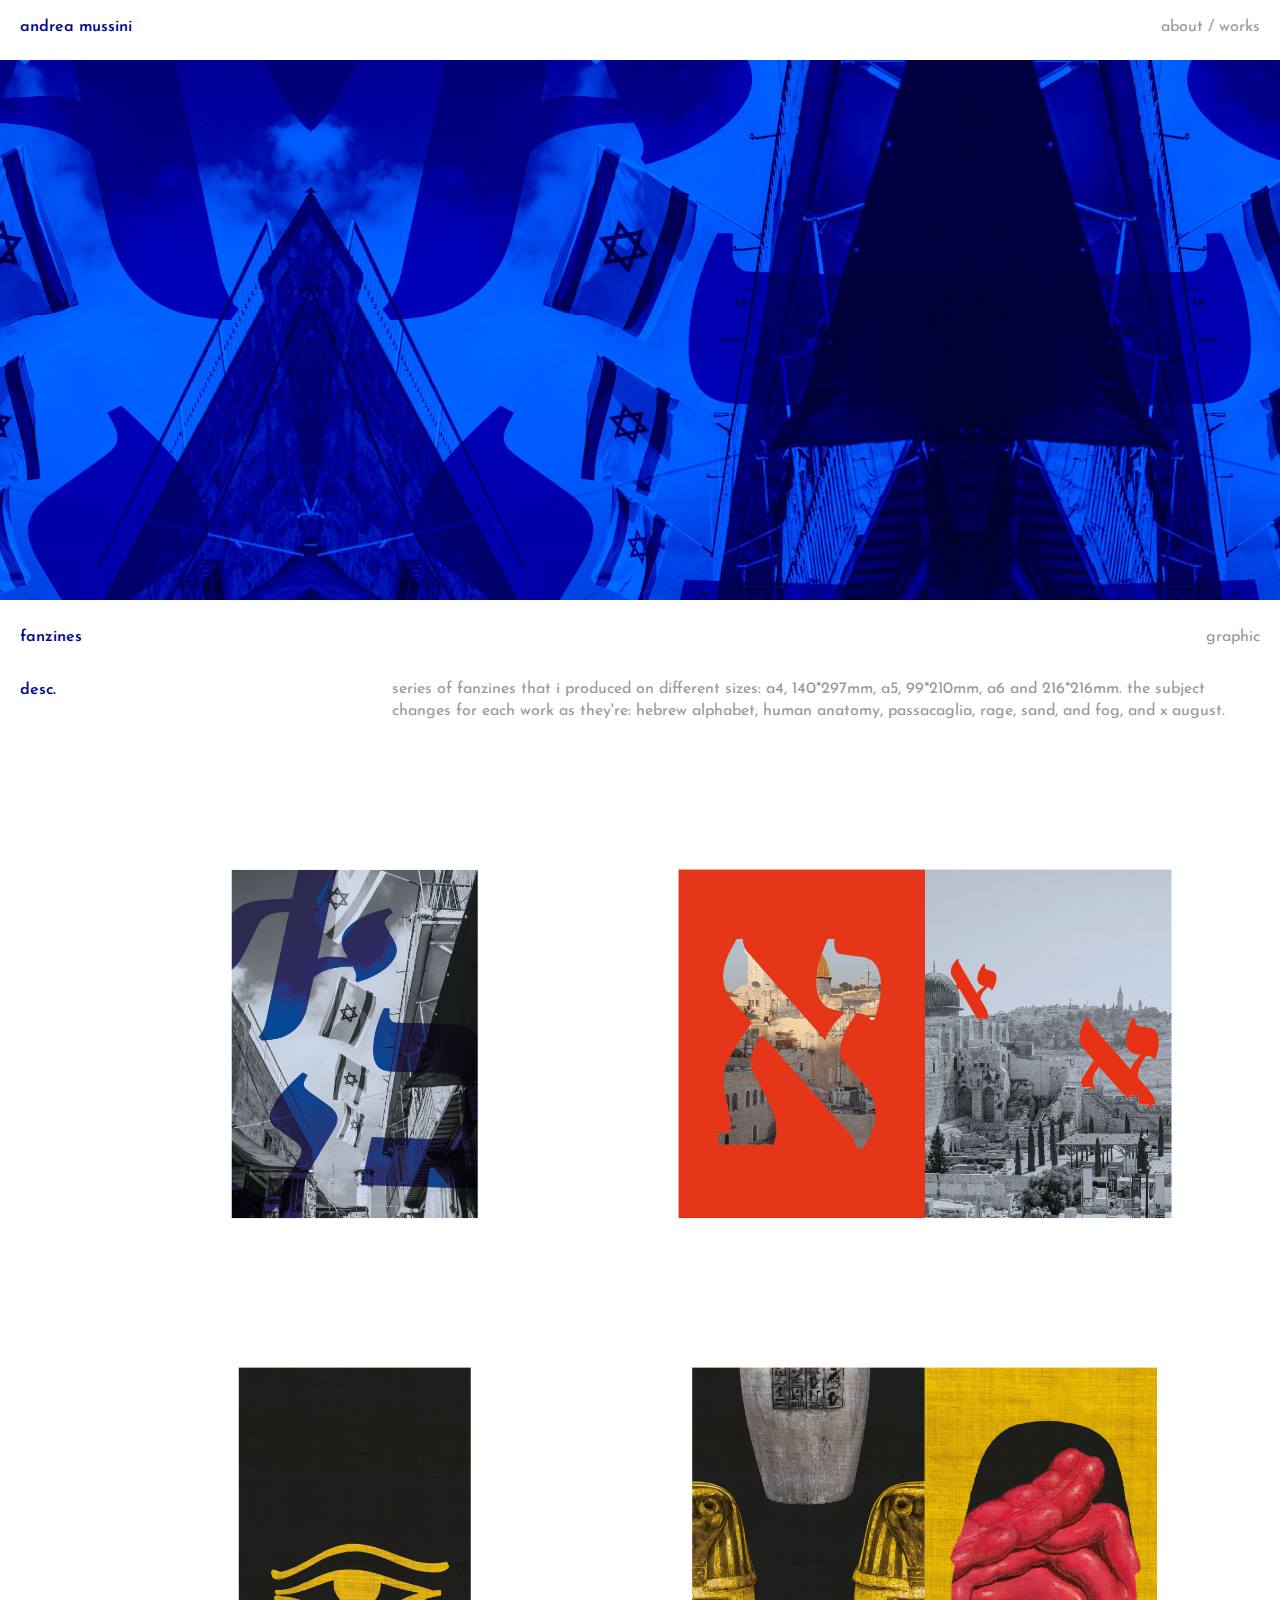
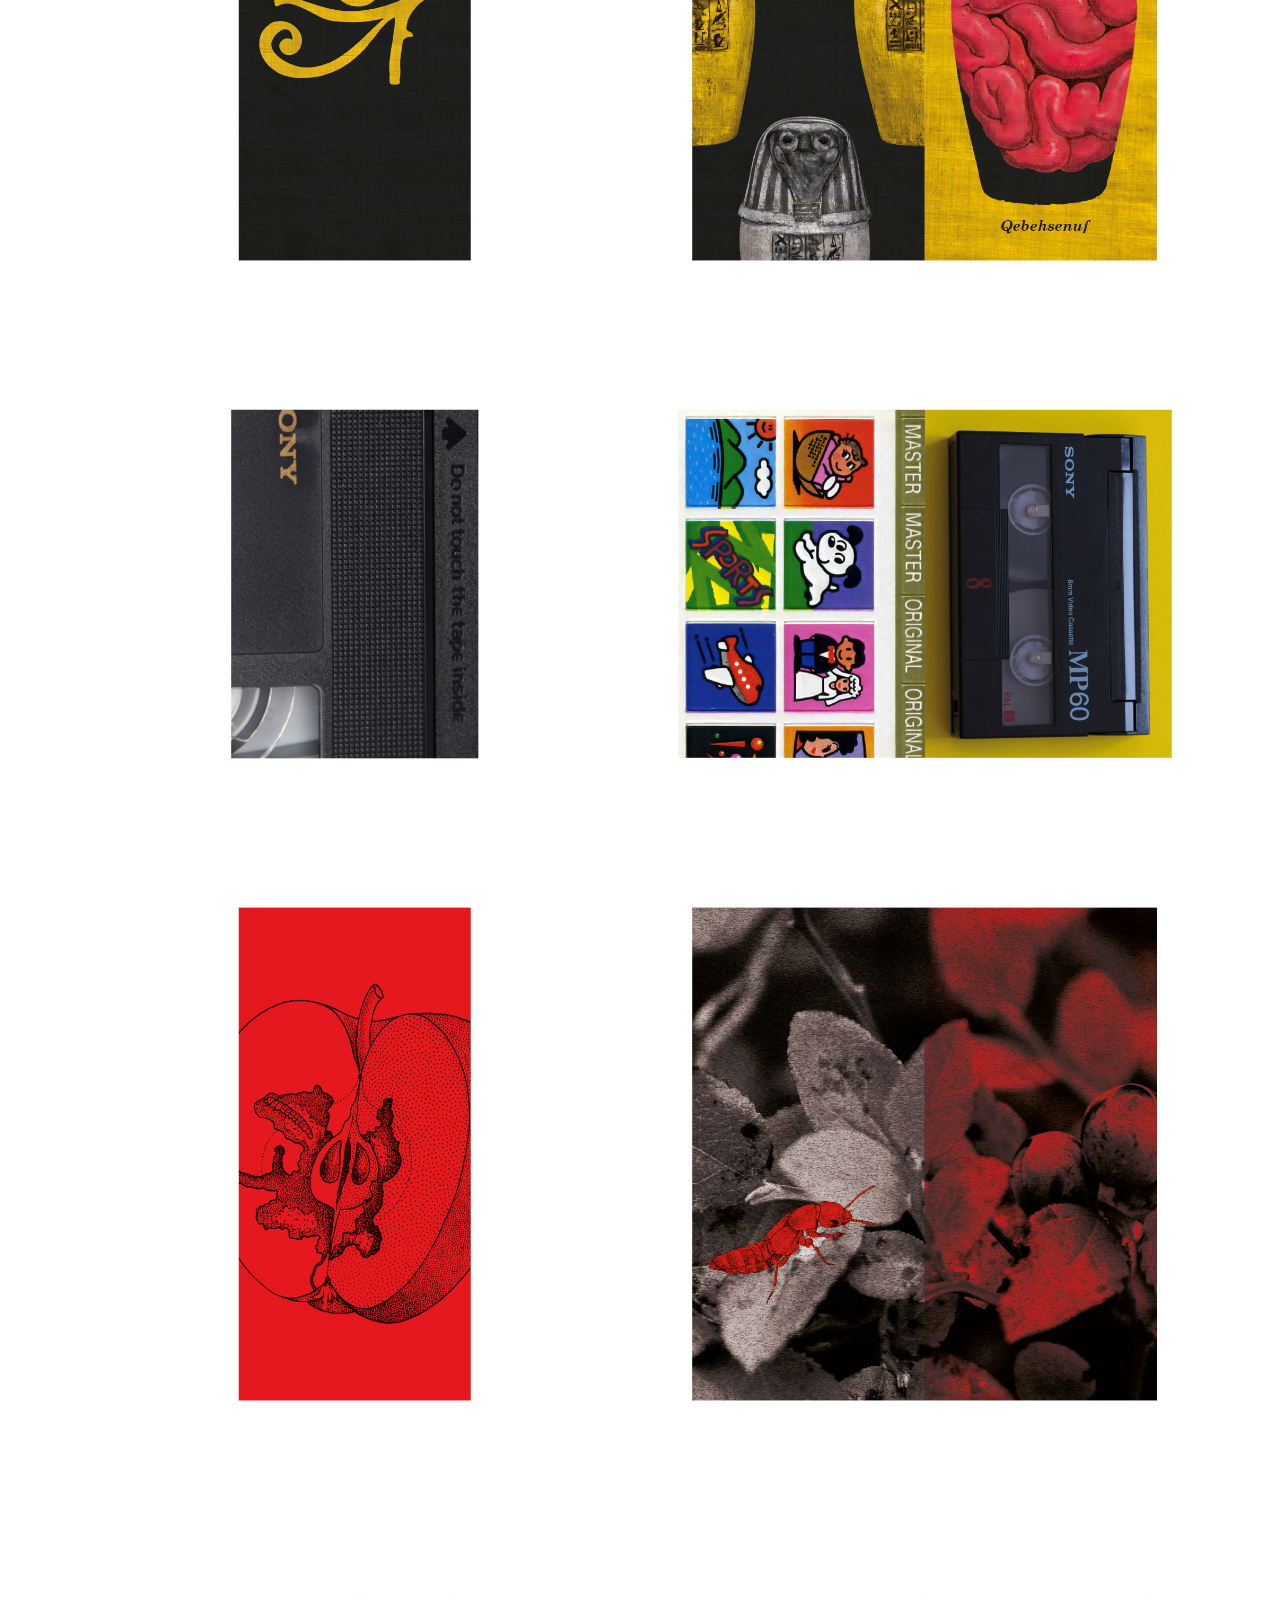
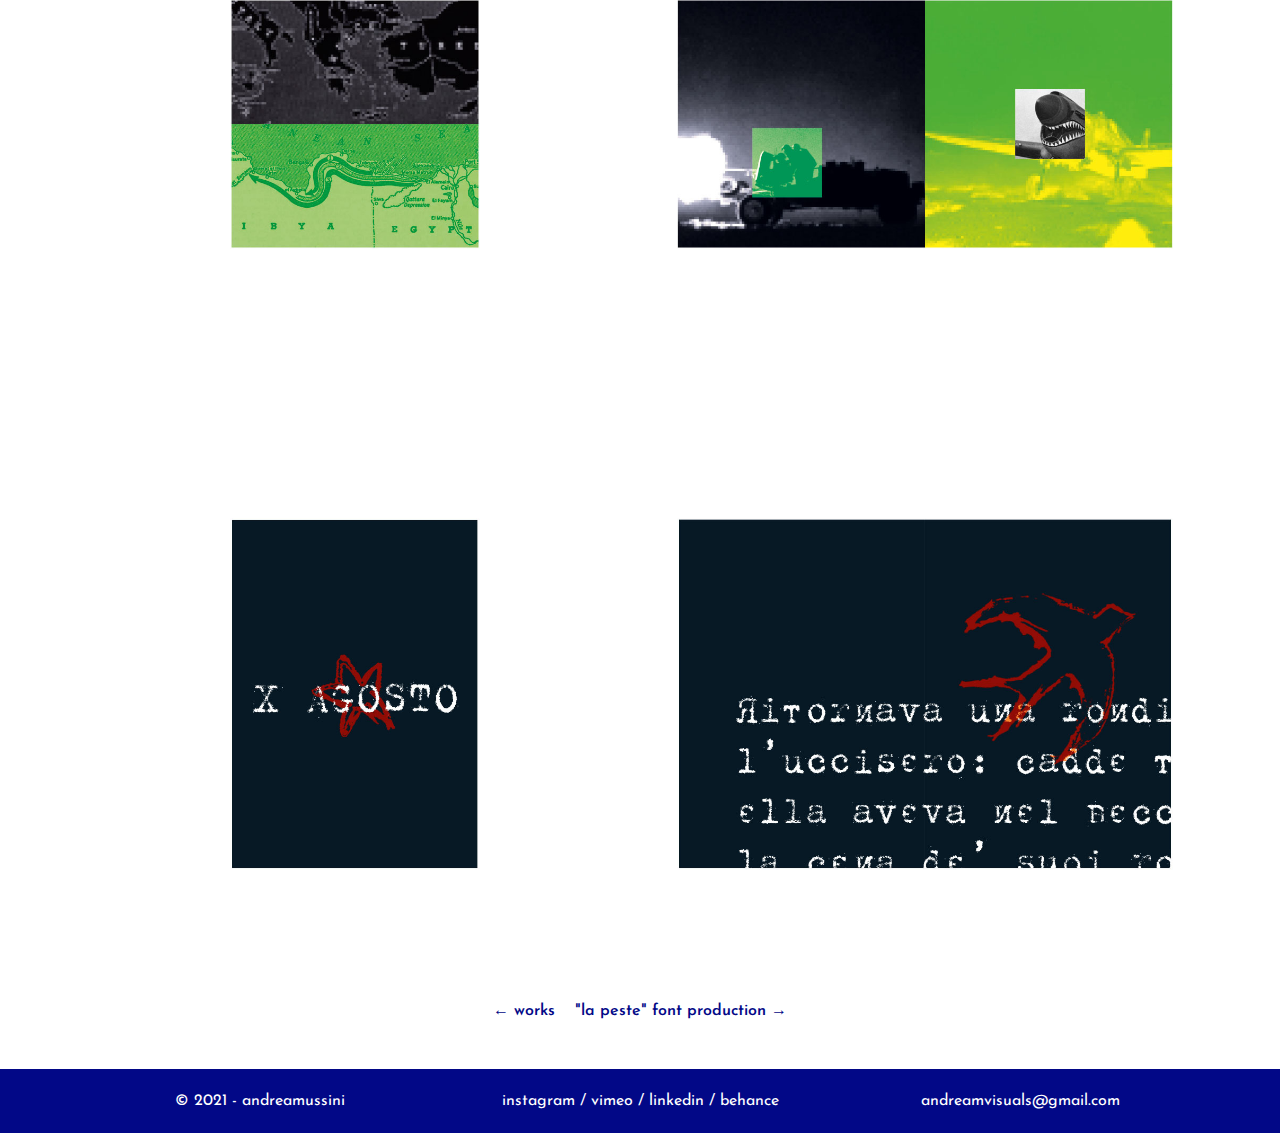
<file: details/fanzines.html>
<!DOCTYPE html>
<html lang="it">

<head>
    <meta charset="UTF-8" />
    <title>andrea mussini / fanzines</title>
    <meta name="viewport" content="width=device-width, initial-scale=1, maximum-scale=1" />

    <!-- Bootstrap -->
    <link rel="stylesheet" href="../css/bootstrap.min.css" />

    <!-- Font -->
    <link rel="preconnect" href="https://fonts.gstatic.com" />
    <link href="https://fonts.googleapis.com/css2?family=Josefin+Sans:wght@400;600&display=swap" rel="stylesheet" />

    <!-- Favicon -->
    <link rel="icon" href="../img/favicon.png" type="image/png" />

    <!-- Personal Style -->
    <link rel="stylesheet" href="../css/style.css" />

    <style type="text/css"></style>
</head>

<body>
    <header>
        <p class="title float-left"><a href="../index.html">andrea mussini</a></p>
        <p class="subtitle float-right"><a href="../about.html">about</a> / <a href="../works.html">works</a></p>
    </header>
    <main>
        <!-- DETAILS -->
        <section class="banner">
            <img src="../img/fanzines/fanzines_banner.jpg" class="banner-pic" type="image/jpg" alt="banner-pic" />
        </section>
        <section class="details">
            <div class="details-title">
                <p class="title float-left">fanzines</p>
                <p class="subtitle float-right">graphic</p>
            </div>
            <div class="main-center mt-5">
                <div class="box-desc clear">
                    <div class="box-desc-main">
                        <p class="title">desc.</p>
                    </div>
                    <div class="box-desc-text">
                        <p class="description">series of fanzines that i produced on different sizes: a4,  140*297mm, a5, 99*210mm, a6 and 216*216mm. the subject changes for each work as they're: hebrew alphabet, human anatomy, passacaglia, rage, sand, and fog, and x august.</p>
                    </div>
                </div>
            </div>
        </section>
        <div class="container">
            <section class="row row-cols-1 row-cols-md-2 row-cols-lg-2">
                <img src="../img/fanzines/fanzines_gallery_1.jpg" class="gallery-pic col" type="image/jpg" alt="gallery-pic-1" />
                <img src="../img/fanzines/fanzines_gallery_2.jpg" class="gallery-pic col" type="image/jpg" alt="gallery-pic-2" />
                <img src="../img/fanzines/fanzines_gallery_3.jpg" class="gallery-pic col" type="image/jpg" alt="gallery-pic-3" />
                <img src="../img/fanzines/fanzines_gallery_4.jpg" class="gallery-pic col" type="image/jpg" alt="gallery-pic-4" />
                <img src="../img/fanzines/fanzines_gallery_5.jpg" class="gallery-pic col" type="image/jpg" alt="gallery-pic-5" />
                <img src="../img/fanzines/fanzines_gallery_6.jpg" class="gallery-pic col" type="image/jpg" alt="gallery-pic-6" />
                <img src="../img/fanzines/fanzines_gallery_7.jpg" class="gallery-pic col" type="image/jpg" alt="gallery-pic-7" />
                <img src="../img/fanzines/fanzines_gallery_8.jpg" class="gallery-pic col" type="image/jpg" alt="gallery-pic-8" />
                <img src="../img/fanzines/fanzines_gallery_9.jpg" class="gallery-pic col" type="image/jpg" alt="gallery-pic-9" />
                <img src="../img/fanzines/fanzines_gallery_10.jpg" class="gallery-pic col" type="image/jpg" alt="gallery-pic-10" />
                <img src="../img/fanzines/fanzines_gallery_11.jpg" class="gallery-pic col" type="image/jpg" alt="gallery-pic-11" />
                <img src="../img/fanzines/fanzines_gallery_12.jpg" class="gallery-pic col" type="image/jpg" alt="gallery-pic-12" />
            </section>
        </div>
    </main>
    <section class="follow-up-project text-center">
        <p class="title"><a href="../works.html">← works</a><a href="peste_font.html">"la peste" font production →</a></p>
    </section>
    <footer class="footer-text text-center">
        <div class="container">
            <div class="row row-cols-1 row-cols-lg-3">
                <div class="col">
                    <p>© 2021 - andreamussini</p>
                </div>
                <div class="col">
                   <p><a href="https://www.instagram.com/andreamvisuals/">instagram</a> / <a href="https://vimeo.com/andreamvisuals">vimeo</a> / <a href="https://www.linkedin.com/in/andrea-mussini-540a48217/"> linkedin</a> / <a href="https://www.behance.net/andreamussini">behance</a></p>
                </div>
                <div class="col">
                    <p><a href="mailto:andreamvisuals@gmail.com">andreamvisuals@gmail.com</a></p>
                </div>
            </div>
        </div>
    </footer>
</body>

</html>
</file>
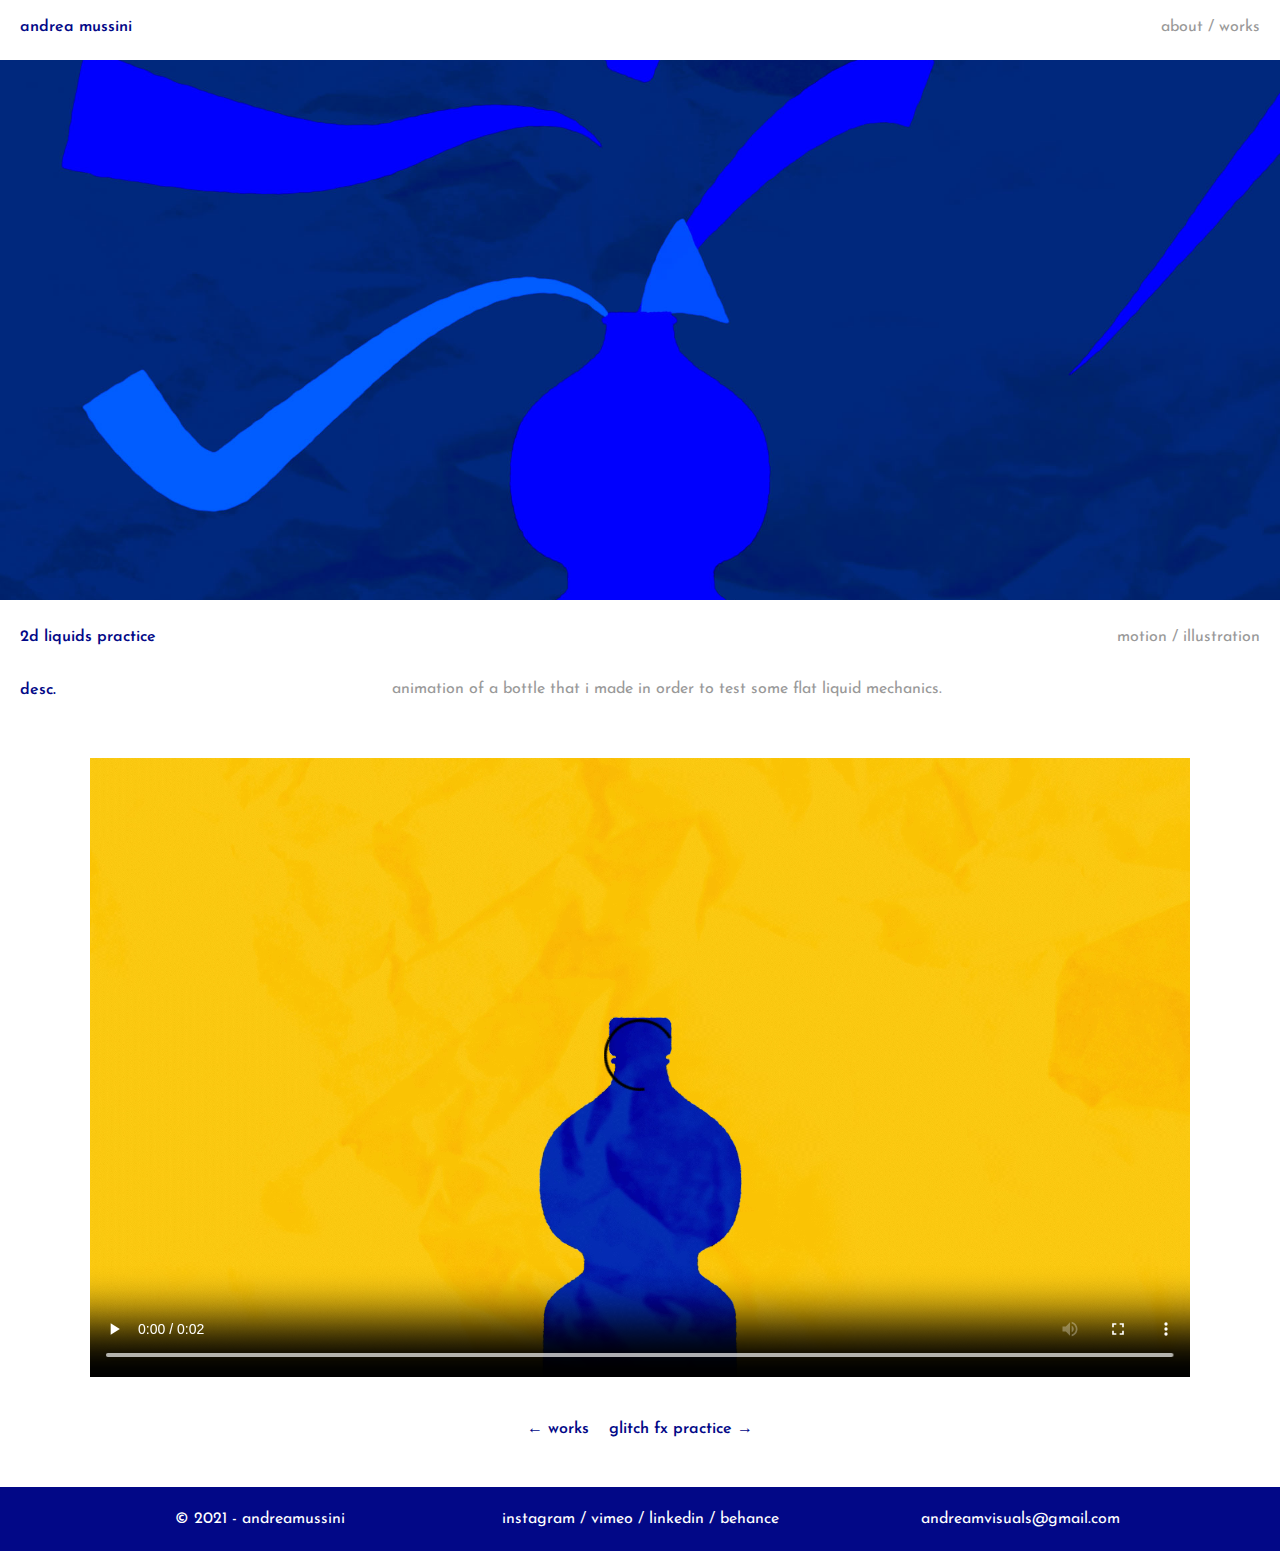
<file: details/liquids.html>
<!DOCTYPE html>
<html lang="it">

<head>
    <meta charset="UTF-8" />
    <title>andrea mussini / 2d liquids practice</title>
    <meta name="viewport" content="width=device-width, initial-scale=1, maximum-scale=1" />

    <!-- Bootstrap -->
    <link rel="stylesheet" href="../css/bootstrap.min.css" />

    <!-- Font -->
    <link rel="preconnect" href="https://fonts.gstatic.com" />
    <link href="https://fonts.googleapis.com/css2?family=Josefin+Sans:wght@400;600&display=swap" rel="stylesheet" />

    <!-- Favicon -->
    <link rel="icon" href="../img/favicon.png" type="image/png" />

    <!-- Personal Style -->
    <link rel="stylesheet" href="../css/style.css" />

    <style type="text/css"></style>
</head>

<body>
    <header>
        <p class="title float-left"><a href="../index.html">andrea mussini</a></p>
        <p class="subtitle float-right"><a href="../about.html">about</a> / <a href="../works.html">works</a></p>
    </header>
    <main>
        <!-- DETAILS -->
        <section class="banner">
            <img src="../img/liquids/liquids_banner.jpg" class="banner-pic" type="image/jpg" alt="banner-pic" />
        </section>
        <section class="details">
            <div class="details-title">
                <p class="title float-left">2d liquids practice</p>
                <p class="subtitle float-right">motion / illustration</p>
            </div>
            <div class="main-center mt-5">
                <div class="box-desc clear">
                    <div class="box-desc-main">
                        <p class="title">desc.</p>
                    </div>
                    <div class="box-desc-text">
                        <p class="description">animation of a bottle that i made in order to test some flat liquid mechanics.</p>
                    </div>
                </div>
            </div>
        </section>
        <div class="container">
            <section class="row row-cols-1 row-cols-md-1 row-cols-lg-1">
                <video src="../img/liquids/liquids_video.webm" class="gallery-pic col" type="video/webm" alt="gallery-video-1" autoplay loop controls/>
            </section>
        </div>
    </main>
    <section class="follow-up-project text-center">
        <p class="title"><a href="../works.html">← works</a><a href="glitch.html">glitch fx practice →</a></p>
    </section>
    <footer class="footer-text text-center">
        <div class="container">
            <div class="row row-cols-1 row-cols-lg-3">
                <div class="col">
                    <p>© 2021 - andreamussini</p>
                </div>
                <div class="col">
                    <p><a href="https://www.instagram.com/andreamvisuals/">instagram</a> / <a href="https://vimeo.com/andreamvisuals">vimeo</a> / <a href="https://www.linkedin.com/in/andrea-mussini-540a48217/"> linkedin</a> / <a href="https://www.behance.net/andreamussini">behance</a></p>
                </div>
                <div class="col">
                    <p><a href="mailto:andreamvisuals@gmail.com">andreamvisuals@gmail.com</a></p>
                </div>
            </div>
        </div>
    </footer>
</body>

</html>
</file>
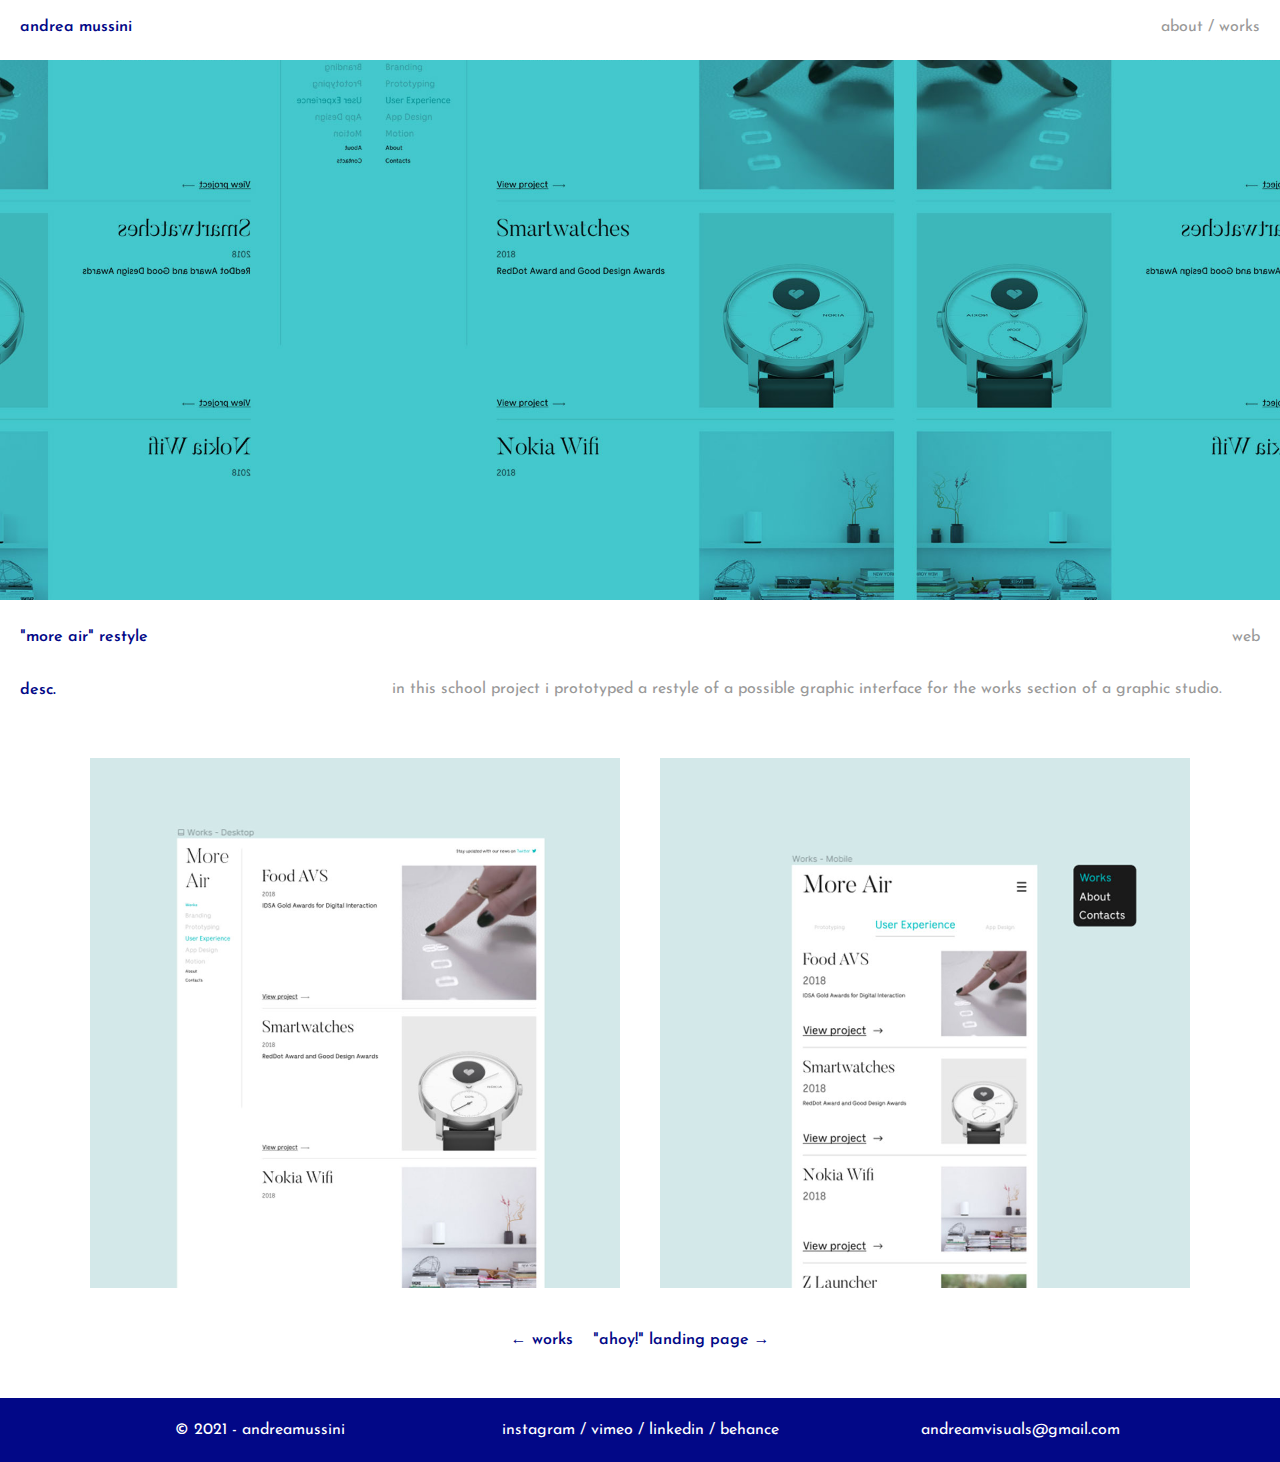
<file: details/more_air_restyle.html>
<!DOCTYPE html>
<html lang="it">

<head>
    <meta charset="UTF-8" />
    <title>andrea mussini / "more air" restyle</title>
    <meta name="viewport" content="width=device-width, initial-scale=1, maximum-scale=1" />

    <!-- Bootstrap -->
    <link rel="stylesheet" href="../css/bootstrap.min.css" />

    <!-- Font -->
    <link rel="preconnect" href="https://fonts.gstatic.com" />
    <link href="https://fonts.googleapis.com/css2?family=Josefin+Sans:wght@400;600&display=swap" rel="stylesheet" />

    <!-- Favicon -->
    <link rel="icon" href="../img/favicon.png" type="image/svg" />

    <!-- Personal Style -->
    <link rel="stylesheet" href="../css/style.css" />

    <style type="text/css"></style>
</head>

<body>
    <header>
        <p class="title float-left"><a href="../index.html">andrea mussini</a></p>
        <p class="subtitle float-right"><a href="../about.html">about</a> / <a href="../works.html">works</a></p>
    </header>
    <main>
        <!-- DETAILS -->
        <section class="banner">
            <img src="../img/more_air/more_air_banner.jpg" class="banner-pic" type="image/jpg" alt="banner-pic" />
        </section>
        <section class="details">
            <div class="details-title">
                <p class="title float-left">"more air" restyle</p>
                <p class="subtitle float-right">web</p>
            </div>
            <div class="main-center mt-5">
                <div class="box-desc clear">
                    <div class="box-desc-main">
                        <p class="title">desc.</p>
                    </div>
                    <div class="box-desc-text">
                        <p class="description">in this school project i prototyped a restyle of a possible graphic interface for the works section of a graphic studio.</p>
                    </div>
                </div>
            </div>
        </section>
        <div class="container">
            <section class="row row-cols-1 row-cols-md-2 row-cols-lg-2">
                <img src="../img/more_air/more_air_gallery_1.jpg" class="gallery-pic col" type="image/jpg" alt="gallery-pic-1" />
                <img src="../img/more_air/more_air_gallery_2.jpg" class="gallery-pic col" type="image/jpg" alt="gallery-pic-2" />
            </section>
        </div>
    </main>
    <section class="follow-up-project text-center">
        <p class="title"><a href="../works.html">← works</a><a href="ahoy_landing.html">"ahoy!" landing page →</a></p>
    </section>
    <footer class="footer-text text-center">
        <div class="container">
            <div class="row row-cols-1 row-cols-lg-3">
                <div class="col">
                    <p>© 2021 - andreamussini</p>
                </div>
                <div class="col">
                   <p><a href="https://www.instagram.com/andreamvisuals/">instagram</a> / <a href="https://vimeo.com/andreamvisuals">vimeo</a> / <a href="https://www.linkedin.com/in/andrea-mussini-540a48217/"> linkedin</a> / <a href="https://www.behance.net/andreamussini">behance</a></p>
                </div>
                <div class="col">
                    <p><a href="mailto:andreamvisuals@gmail.com">andreamvisuals@gmail.com</a></p>
                </div>
            </div>
        </div>
    </footer>
</body>

</html>
</file>
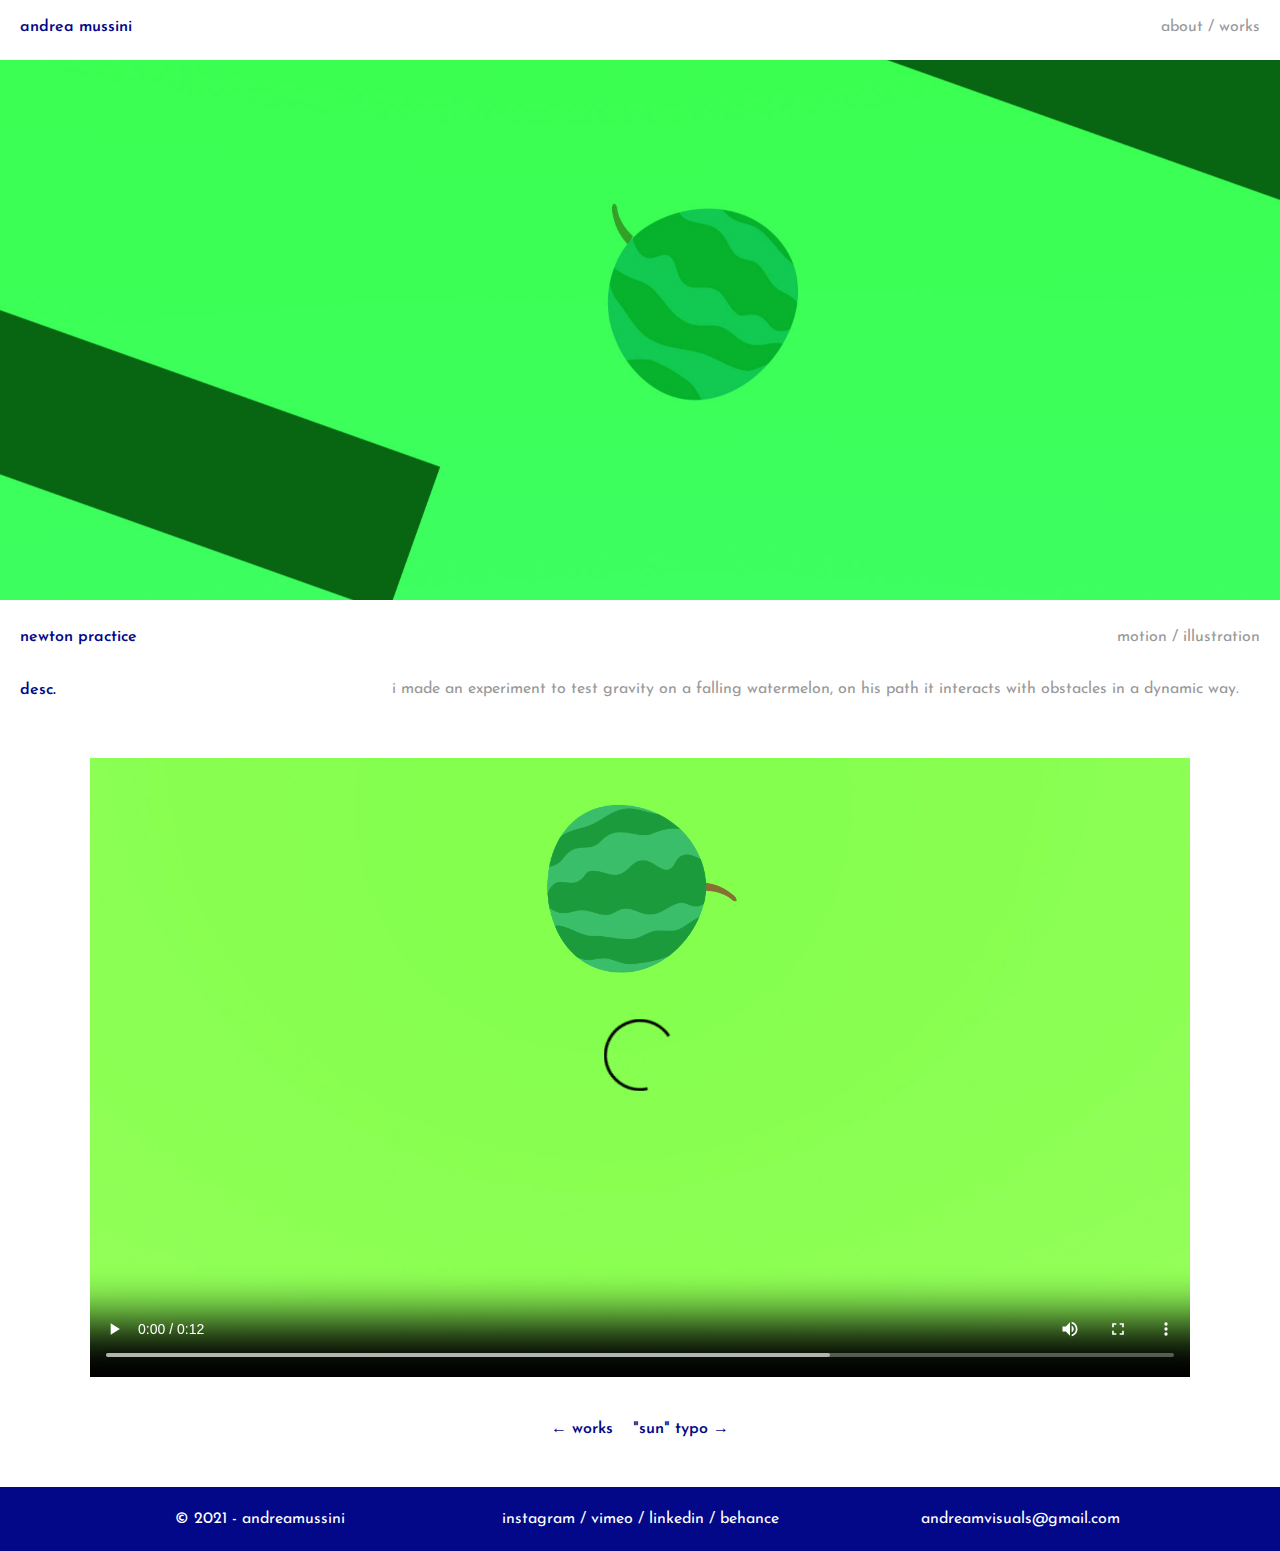
<file: details/newton.html>
<!DOCTYPE html>
<html lang="it">

<head>
    <meta charset="UTF-8" />
    <title>andrea mussini / newton practice</title>
    <meta name="viewport" content="width=device-width, initial-scale=1, maximum-scale=1" />

    <!-- Bootstrap -->
    <link rel="stylesheet" href="../css/bootstrap.min.css" />

    <!-- Font -->
    <link rel="preconnect" href="https://fonts.gstatic.com" />
    <link href="https://fonts.googleapis.com/css2?family=Josefin+Sans:wght@400;600&display=swap" rel="stylesheet" />

    <!-- Favicon -->
    <link rel="icon" href="../img/favicon.png" type="image/png" />

    <!-- Personal Style -->
    <link rel="stylesheet" href="../css/style.css" />

    <style type="text/css"></style>
</head>

<body>
    <header>
        <p class="title float-left"><a href="../index.html">andrea mussini</a></p>
        <p class="subtitle float-right"><a href="../about.html">about</a> / <a href="../works.html">works</a></p>
    </header>
    <main>
        <!-- DETAILS -->
        <section class="banner">
            <img src="../img/newton/newton_banner.jpg" class="banner-pic" type="image/jpg" alt="banner-pic" />
        </section>
        <section class="details">
            <div class="details-title">
                <p class="title float-left">newton practice</p>
                <p class="subtitle float-right">motion / illustration</p>
            </div>
            <div class="main-center mt-5">
                <div class="box-desc clear">
                    <div class="box-desc-main">
                        <p class="title">desc.</p>
                    </div>
                    <div class="box-desc-text">
                        <p class="description">i made an experiment to test gravity on a falling watermelon, on his path it interacts with obstacles in a dynamic way.</p>
                    </div>
                </div>
            </div>
        </section>
        <div class="container">
            <section class="row row-cols-1 row-cols-md-1 row-cols-lg-1">
                <video src="../img/newton/newton_video.webm" class="gallery-pic col" type="video/webm" alt="gallery-video-1" autoplay controls/>
            </section>
        </div>
    </main>
    <section class="follow-up-project text-center">
        <p class="title"><a href="../works.html">← works</a><a href="sun_typo.html">"sun" typo →</a></p>
    </section>
    <footer class="footer-text text-center">
        <div class="container">
            <div class="row row-cols-1 row-cols-lg-3">
                <div class="col">
                    <p>© 2021 - andreamussini</p>
                </div>
                <div class="col">
                    <p><a href="https://www.instagram.com/andreamvisuals/">instagram</a> / <a href="https://vimeo.com/andreamvisuals">vimeo</a> / <a href="https://www.linkedin.com/in/andrea-mussini-540a48217/"> linkedin</a> / <a href="https://www.behance.net/andreamussini">behance</a></p>
                </div>
                <div class="col">
                    <p><a href="mailto:andreamvisuals@gmail.com">andreamvisuals@gmail.com</a></p>
                </div>
            </div>
        </div>
    </footer>
</body>

</html>
</file>
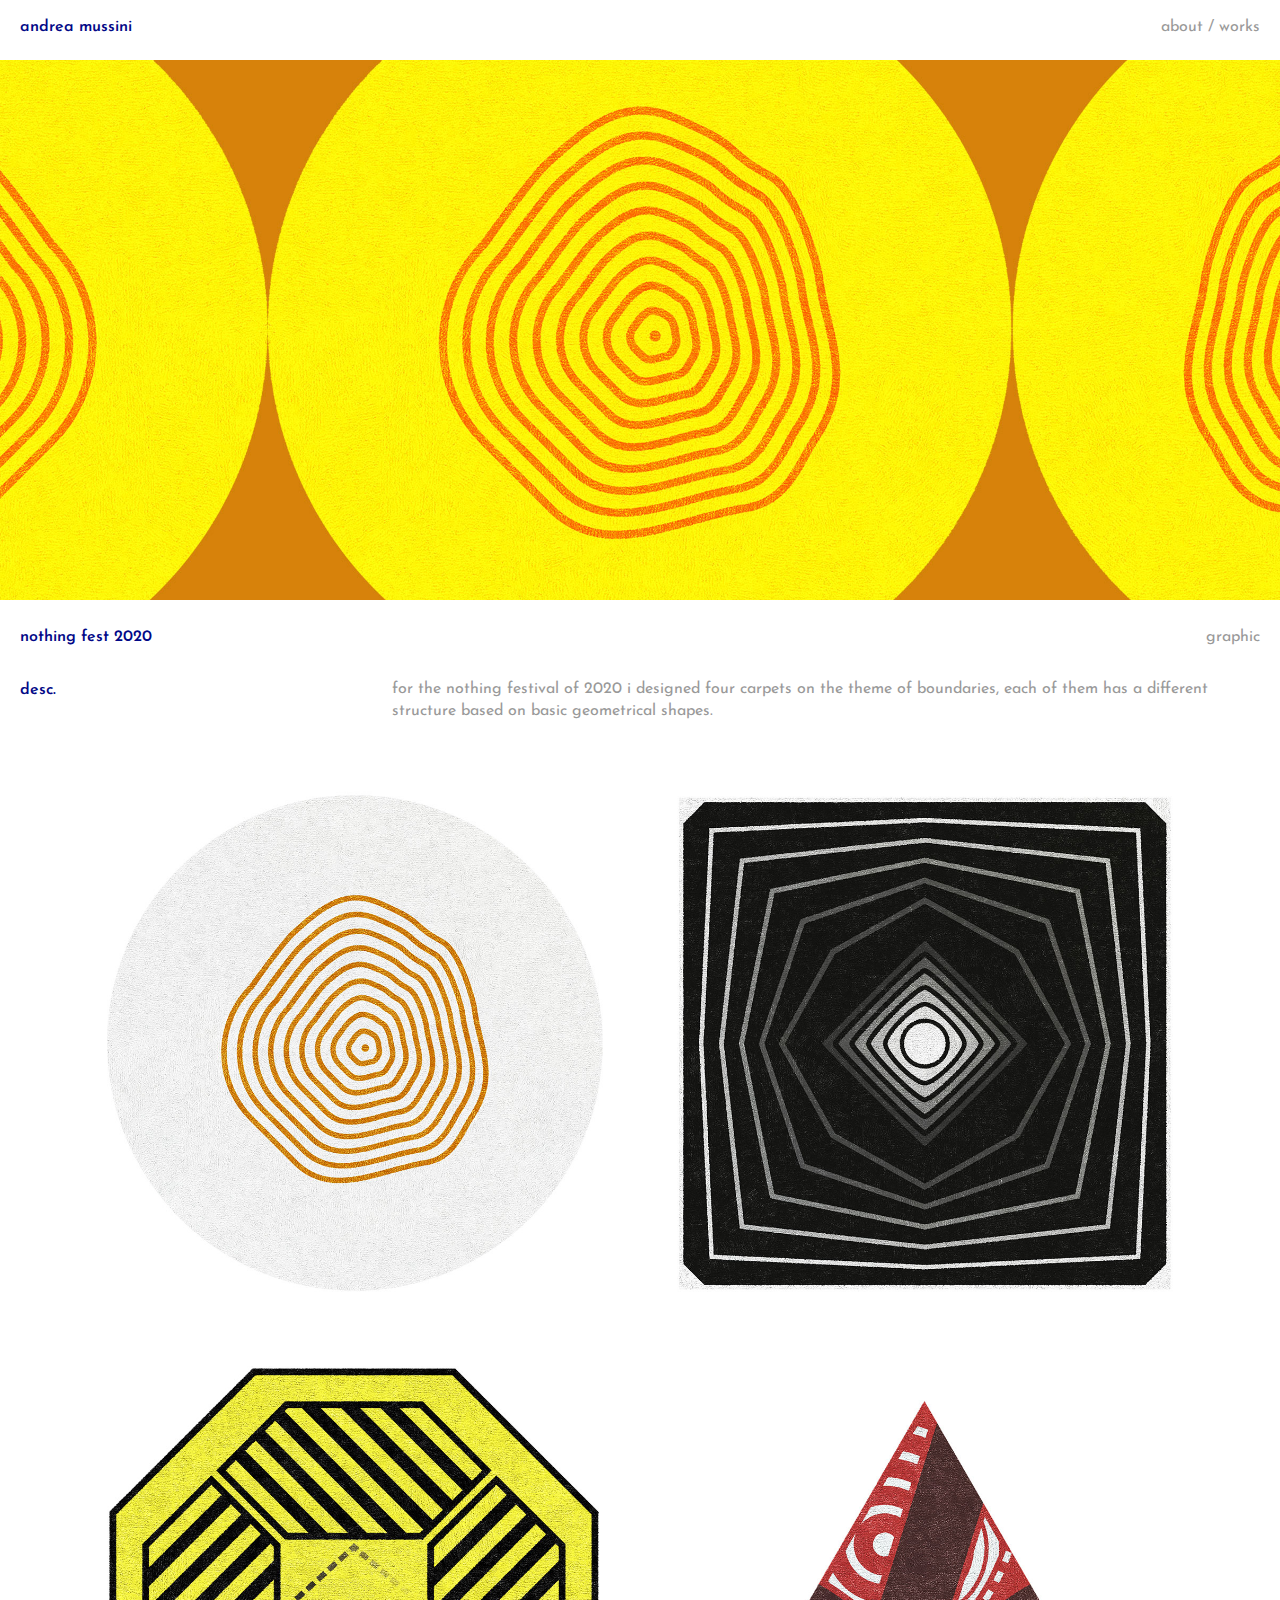
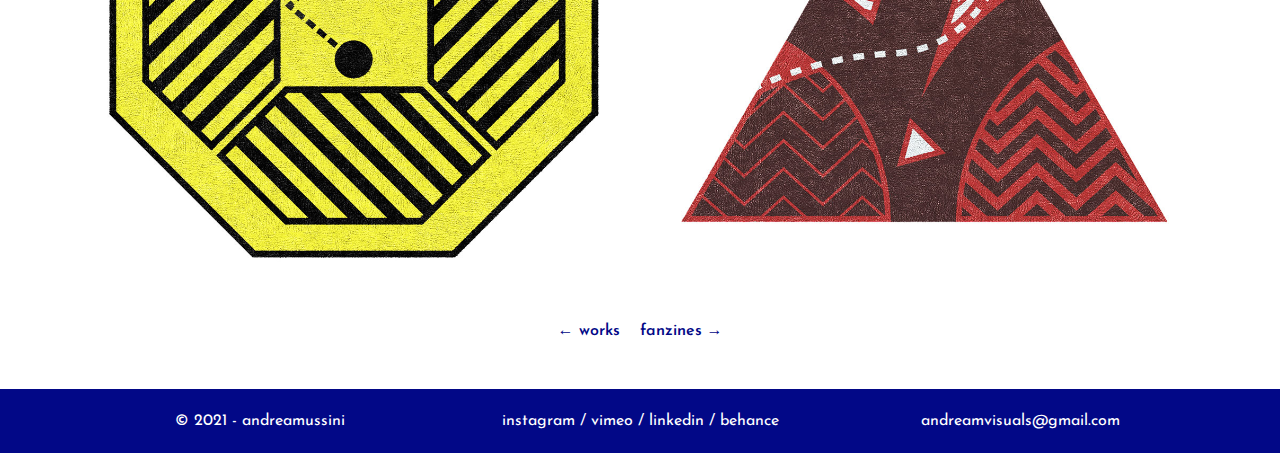
<file: details/nothing_fest.html>
<!DOCTYPE html>
<html lang="it">

<head>
    <meta charset="UTF-8" />
    <title>andrea mussini / nothing fest 2020</title>
    <meta name="viewport" content="width=device-width, initial-scale=1, maximum-scale=1" />

    <!-- Bootstrap -->
    <link rel="stylesheet" href="../css/bootstrap.min.css" />

    <!-- Font -->
    <link rel="preconnect" href="https://fonts.gstatic.com" />
    <link href="https://fonts.googleapis.com/css2?family=Josefin+Sans:wght@400;600&display=swap" rel="stylesheet" />

    <!-- Favicon -->
    <link rel="icon" href="../img/favicon.png" type="image/png" />

    <!-- Personal Style -->
    <link rel="stylesheet" href="../css/style.css" />

    <style type="text/css"></style>
</head>

<body>
    <header>
        <p class="title float-left"><a href="../index.html">andrea mussini</a></p>
        <p class="subtitle float-right"><a href="../about.html">about</a> / <a href="../works.html">works</a></p>
    </header>
    <main>
        <!-- DETAILS -->
        <section class="banner">
            <img src="../img/nothing_fest/nf_banner.jpg" class="banner-pic" type="image/jpg" alt="banner-pic" />
        </section>
        <section class="details">
            <div class="details-title">
                <p class="title float-left">nothing fest 2020</p>
                <p class="subtitle float-right">graphic</p>
            </div>
            <div class="main-center mt-5">
                <div class="box-desc clear">
                    <div class="box-desc-main">
                        <p class="title">desc.</p>
                    </div>
                    <div class="box-desc-text">
                        <p class="description">for the nothing festival of 2020 i designed four carpets on the theme of boundaries, each of them has a different structure based on basic geometrical shapes.</p>
                    </div>
                </div>
            </div>
        </section>
        <div class="container">
            <section class="row row-cols-1 row-cols-md-2 row-cols-lg-2">
                <img src="../img/nothing_fest/nf_gallery_1.jpg" class="gallery-pic col" type="image/jpg" alt="gallery-pic-1" />
                <img src="../img/nothing_fest/nf_gallery_2.jpg" class="gallery-pic col" type="image/jpg" alt="gallery-pic-2" />
                <img src="../img/nothing_fest/nf_gallery_3.jpg" class="gallery-pic col" type="image/jpg" alt="gallery-pic-3" />
                <img src="../img/nothing_fest/nf_gallery_4.jpg" class="gallery-pic col" type="image/jpg" alt="gallery-pic-4" />
            </section>
        </div>
    </main>
    <section class="follow-up-project text-center">
        <p class="title"><a href="../works.html">← works</a><a href="fanzines.html">fanzines →</a></p>
    </section>
    <footer class="footer-text text-center">
        <div class="container">
            <div class="row row-cols-1 row-cols-lg-3">
                <div class="col">
                    <p>© 2021 - andreamussini</p>
                </div>
                <div class="col">
                    <p><a href="https://www.instagram.com/andreamvisuals/">instagram</a> / <a href="https://vimeo.com/andreamvisuals">vimeo</a> / <a href="https://www.linkedin.com/in/andrea-mussini-540a48217/"> linkedin</a> / <a href="https://www.behance.net/andreamussini">behance</a></p>
                </div>
                <div class="col">
                    <p><a href="mailto:andreamvisuals@gmail.com">andreamvisuals@gmail.com</a></p>
                </div>
            </div>
        </div>
    </footer>
</body>

</html>
</file>
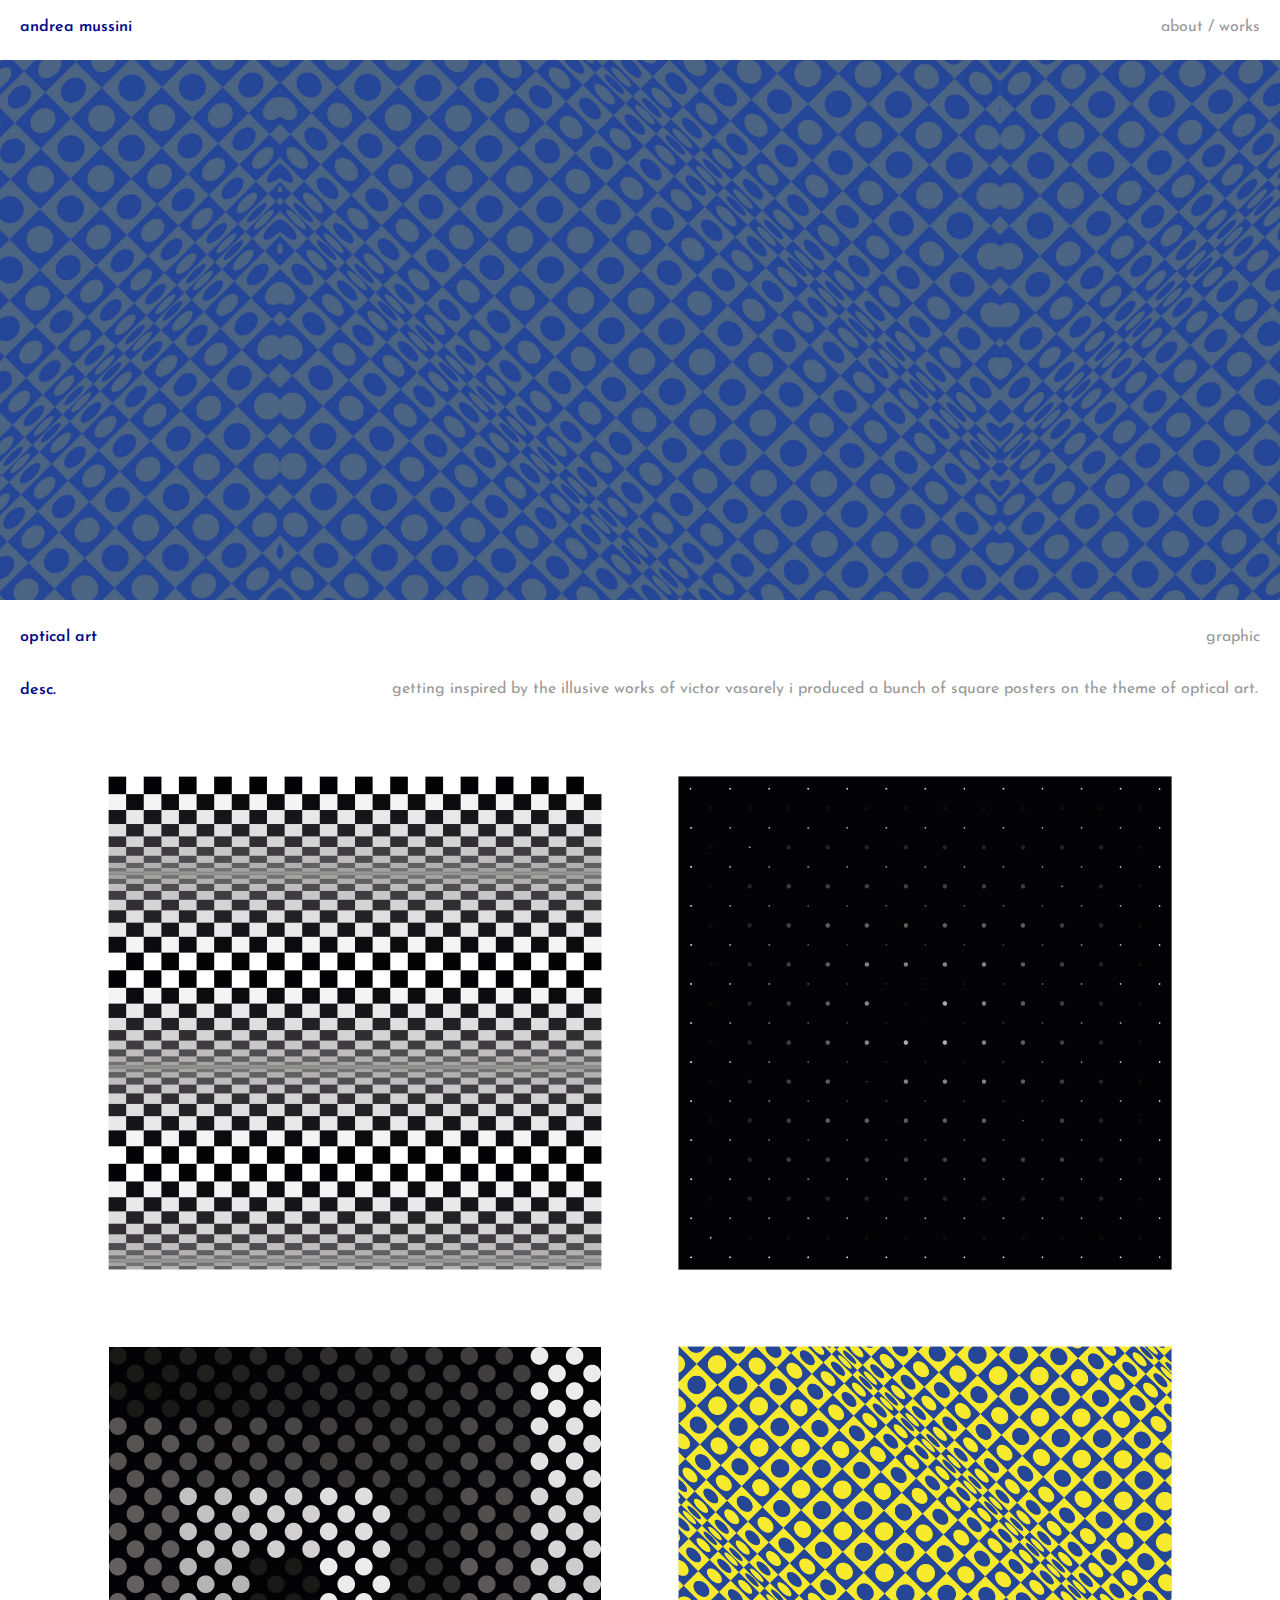
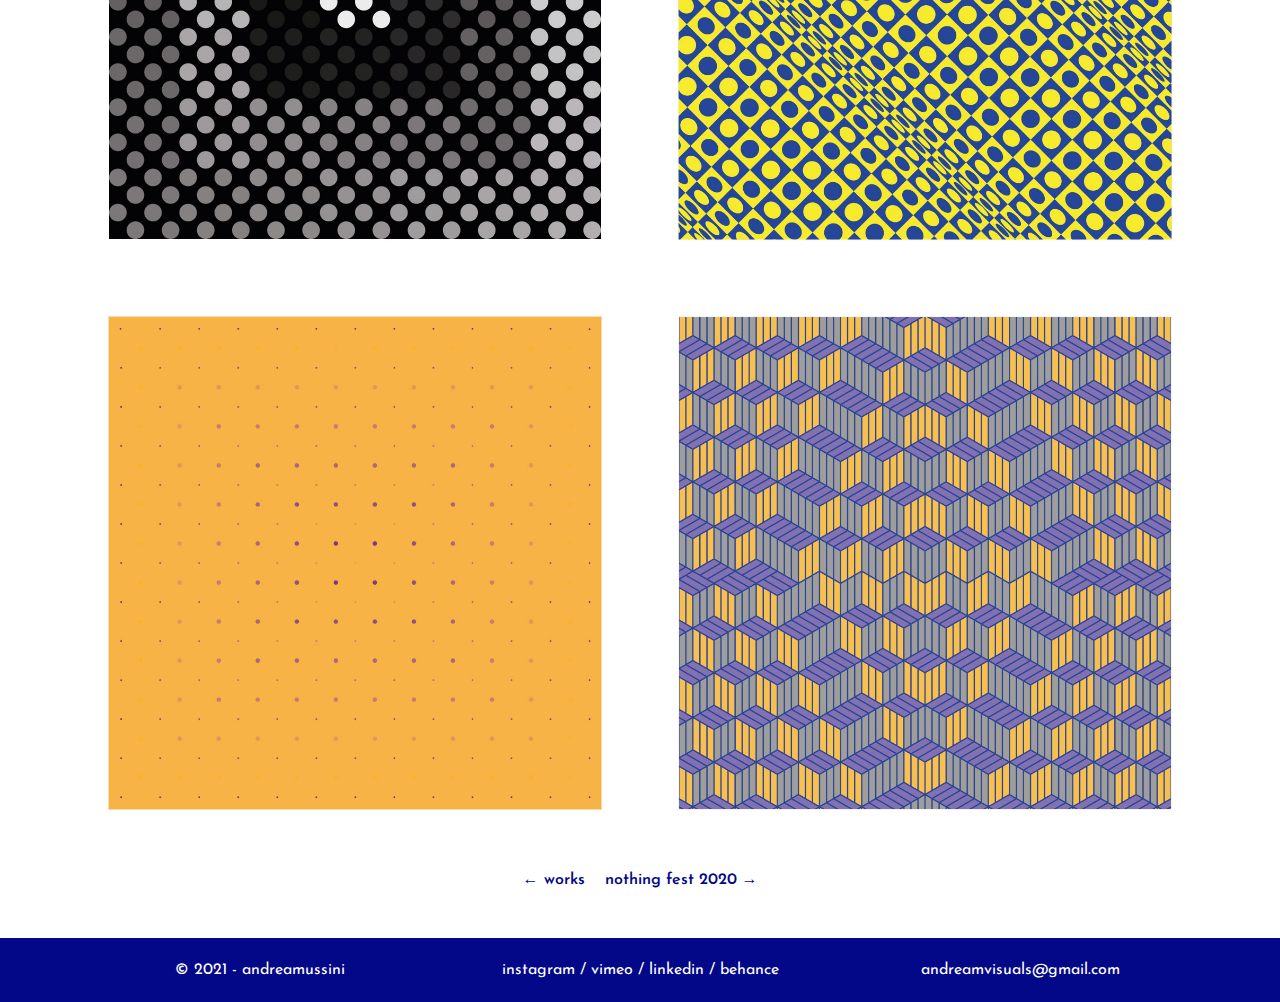
<file: details/optical_art.html>
<!DOCTYPE html>
<html lang="it">

<head>
    <meta charset="UTF-8" />
    <title>andrea mussini / optical art</title>
    <meta name="viewport" content="width=device-width, initial-scale=1, maximum-scale=1" />

    <!-- Bootstrap -->
    <link rel="stylesheet" href="../css/bootstrap.min.css" />

    <!-- Font -->
    <link rel="preconnect" href="https://fonts.gstatic.com" />
    <link href="https://fonts.googleapis.com/css2?family=Josefin+Sans:wght@400;600&display=swap" rel="stylesheet" />

    <!-- Favicon -->
    <link rel="icon" href="../img/favicon.png" type="image/png" />

    <!-- Personal Style -->
    <link rel="stylesheet" href="../css/style.css" />

    <style type="text/css"></style>
</head>

<body>
    <header>
        <p class="title float-left"><a href="../index.html">andrea mussini</a></p>
        <p class="subtitle float-right"><a href="../about.html">about</a> / <a href="../works.html">works</a></p>
    </header>
    <main>
        <!-- DETAILS -->
        <section class="banner">
            <img src="../img/optical_art/op_art_banner.jpg" class="banner-pic" type="image/jpg" alt="banner-pic" />
        </section>
        <section class="details">
            <div class="details-title">
                <p class="title float-left">optical art</p>
                <p class="subtitle float-right">graphic</p>
            </div>
            <div class="main-center mt-5">
                <div class="box-desc clear">
                    <div class="box-desc-main">
                        <p class="title">desc.</p>
                    </div>
                    <div class="box-desc-text">
                        <p class="description">getting inspired by the illusive works of victor vasarely i produced a bunch of square posters on the theme of optical art.</p>
                    </div>
                </div>
            </div>
        </section>
        <div class="container">
            <section class="row row-cols-1 row-cols-md-2 row-cols-lg-2">
                <img src="../img/optical_art/op_art_gallery_1.jpg" class="gallery-pic col" type="image" alt="gallery-pic-1" />
                <img src="../img/optical_art/op_art_gallery_2.jpg" class="gallery-pic col" type="image" alt="gallery-pic-2" />
                <img src="../img/optical_art/op_art_gallery_3.jpg" class="gallery-pic col" type="image" alt="gallery-pic-3" />
                <img src="../img/optical_art/op_art_gallery_4.jpg" class="gallery-pic col" type="image" alt="gallery-pic-4" />
                <img src="../img/optical_art/op_art_gallery_5.jpg" class="gallery-pic col" type="image" alt="gallery-pic-5" />
                <img src="../img/optical_art/op_art_gallery_6.jpg" class="gallery-pic col" type="image" alt="gallery-pic-6" />
            </section>
        </div>
    </main>
    <section class="follow-up-project text-center">
        <p class="title"><a href="../works.html">← works</a><a href="nothing_fest.html">nothing fest 2020 →</a></p>
    </section>
    <footer class="footer-text text-center">
        <div class="container">
            <div class="row row-cols-1 row-cols-lg-3">
                <div class="col">
                    <p>© 2021 - andreamussini</p>
                </div>
               <div class="col">
                    <p><a href="https://www.instagram.com/andreamvisuals/">instagram</a> / <a href="https://vimeo.com/andreamvisuals">vimeo</a> / <a href="https://www.linkedin.com/in/andrea-mussini-540a48217/"> linkedin</a> / <a href="https://www.behance.net/andreamussini">behance</a></p>
                </div>
                <div class="col">
                    <p><a href="mailto:andreamvisuals@gmail.com">andreamvisuals@gmail.com</a></p>
                </div>
            </div>
        </div>
    </footer>
</body>

</html>
</file>
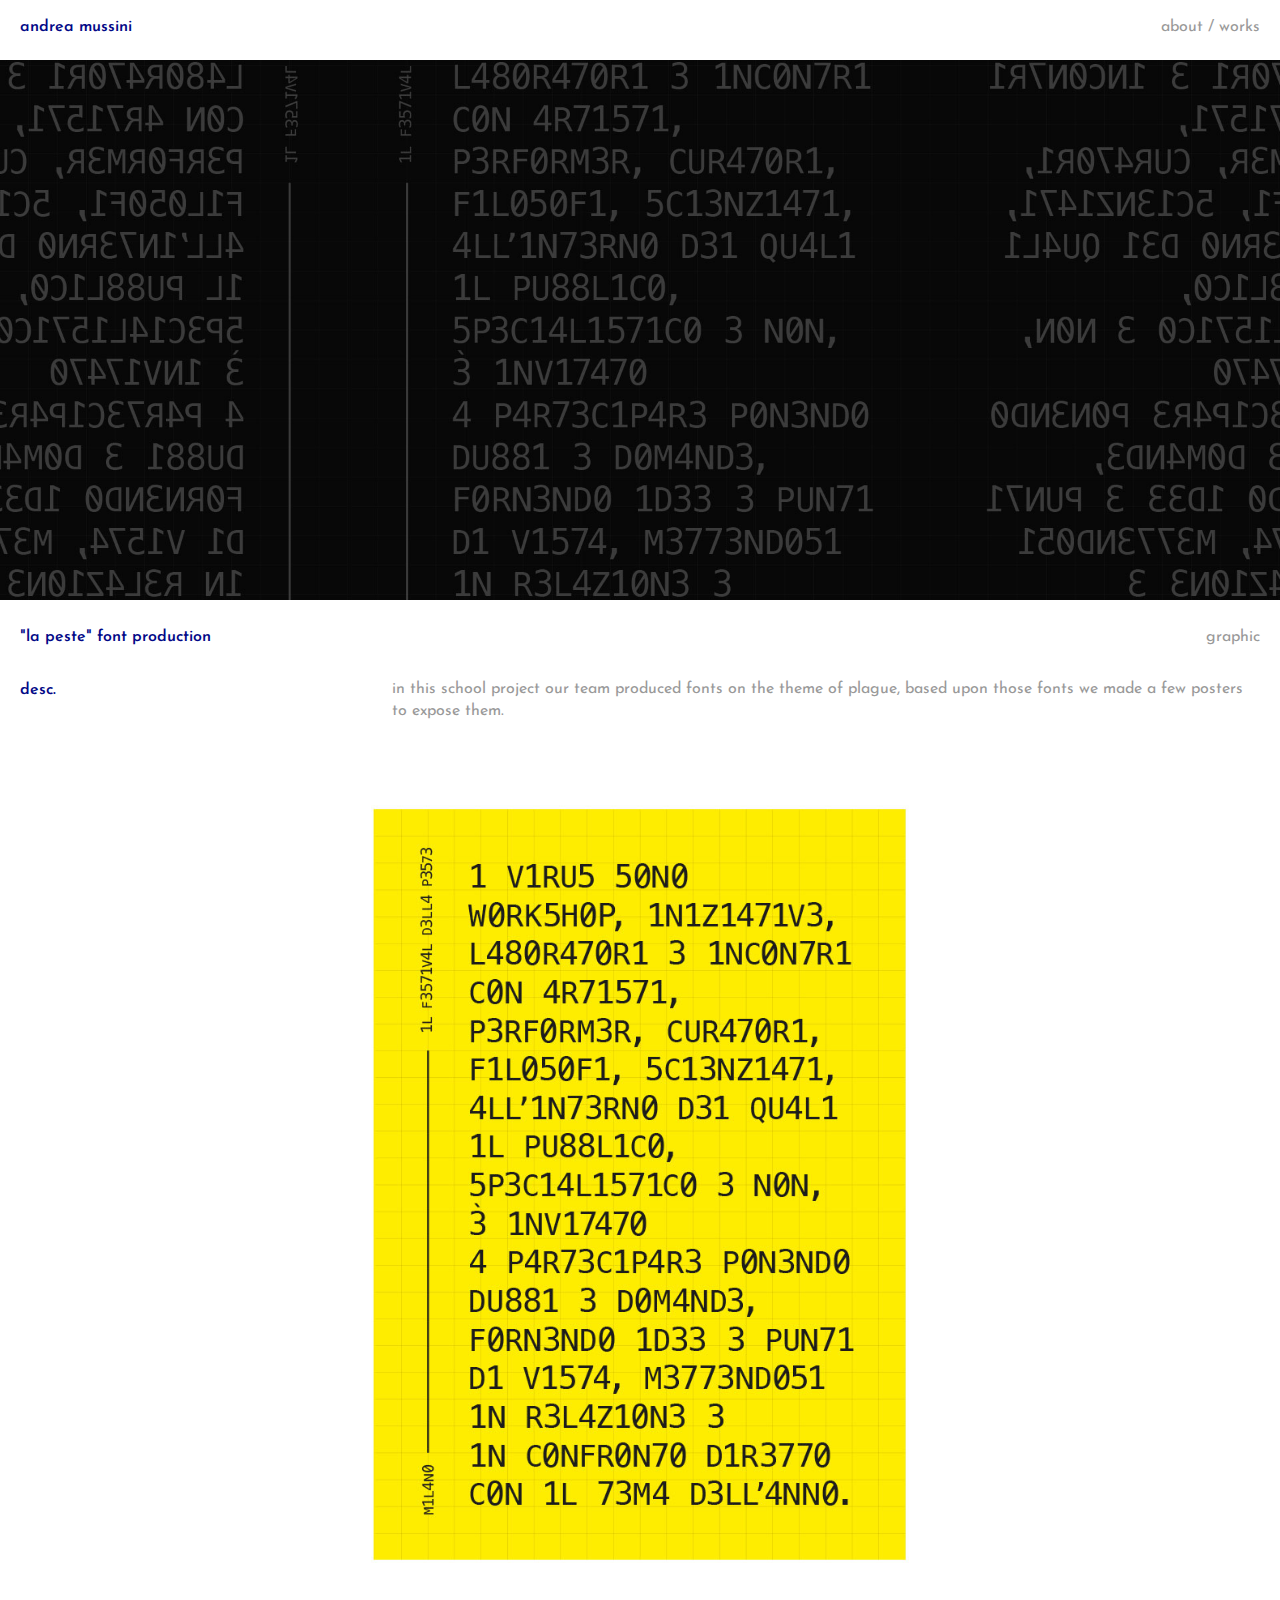
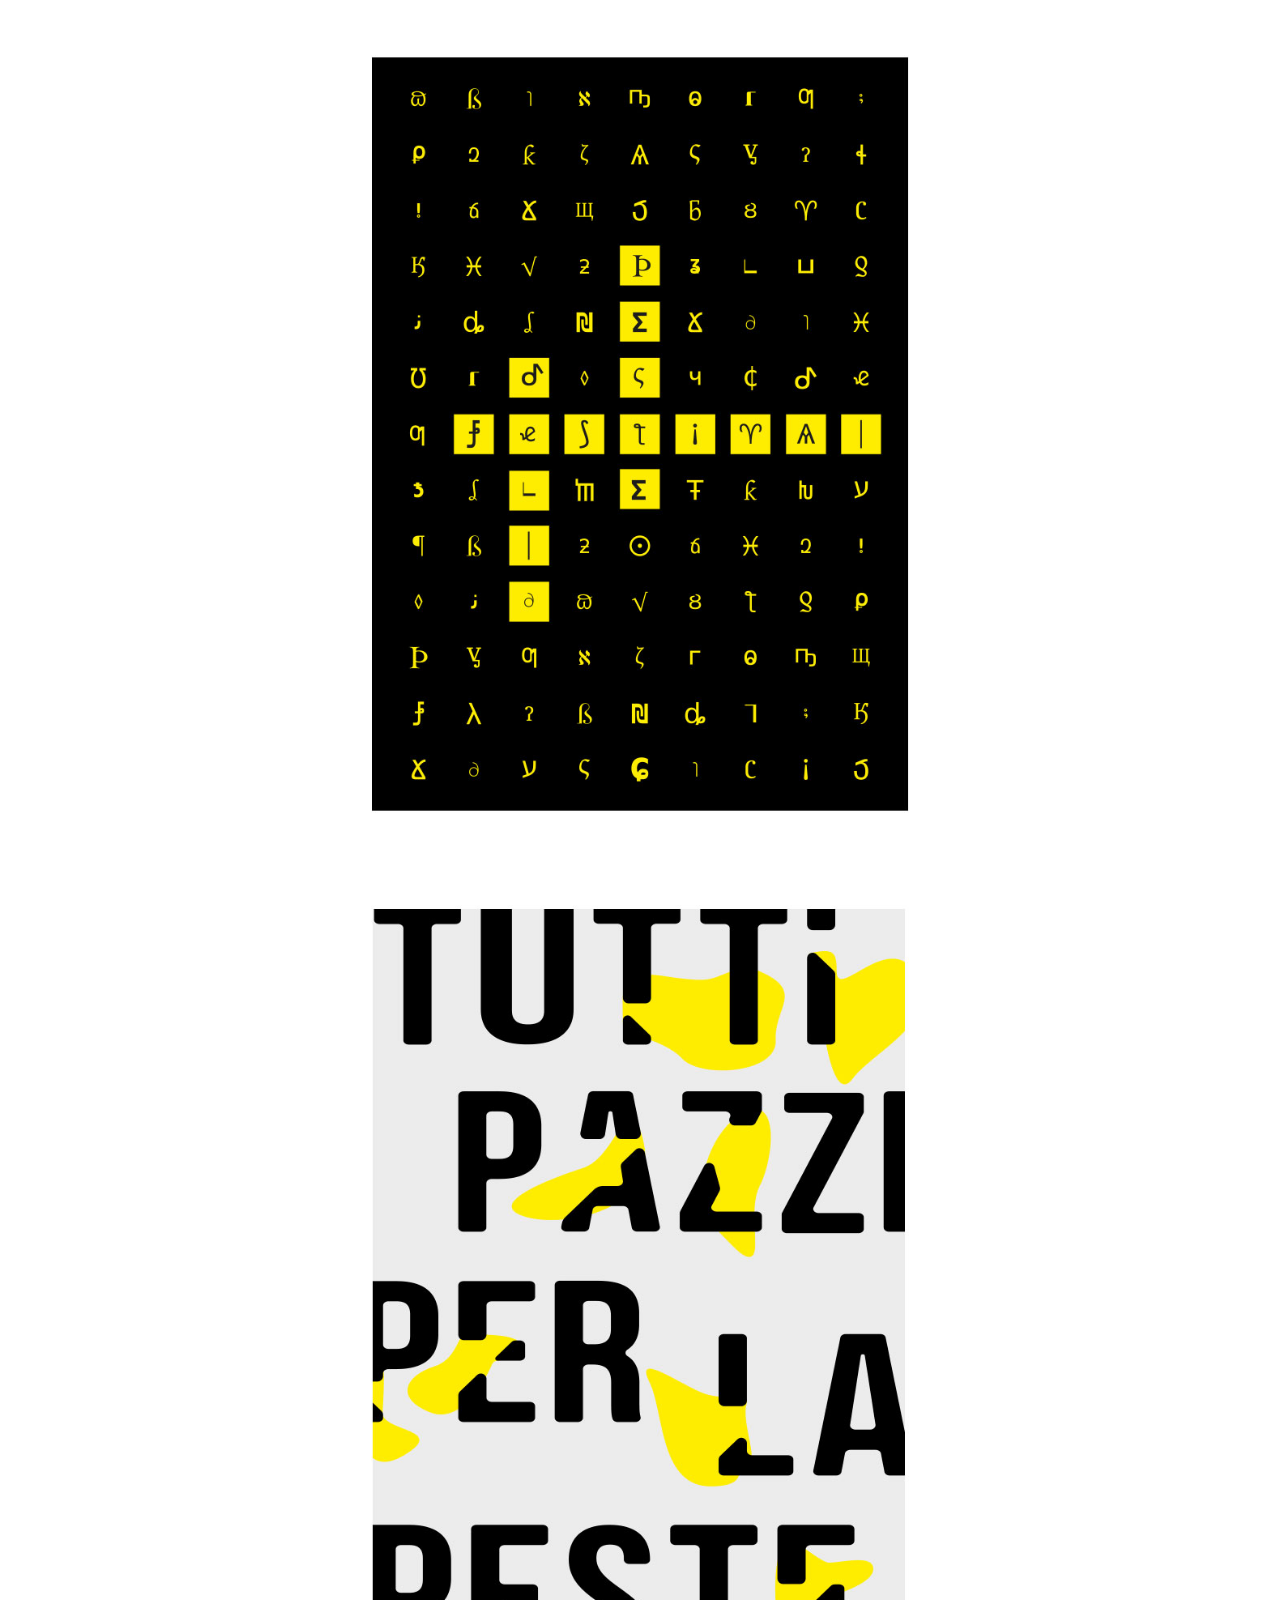
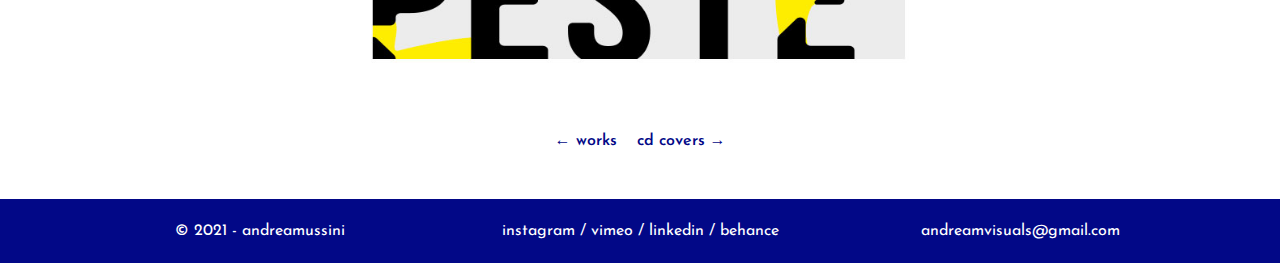
<file: details/peste_font.html>
<!DOCTYPE html>
<html lang="it">

<head>
    <meta charset="UTF-8" />
    <title>andrea mussini / "la peste" font production</title>
    <meta name="viewport" content="width=device-width, initial-scale=1, maximum-scale=1" />

    <!-- Bootstrap -->
    <link rel="stylesheet" href="../css/bootstrap.min.css" />

    <!-- Font -->
    <link rel="preconnect" href="https://fonts.gstatic.com" />
    <link href="https://fonts.googleapis.com/css2?family=Josefin+Sans:wght@400;600&display=swap" rel="stylesheet" />

    <!-- Favicon -->
    <link rel="icon" href="../img/favicon.png" type="image/png" />

    <!-- Personal Style -->
    <link rel="stylesheet" href="../css/style.css" />

    <style type="text/css"></style>
</head>

<body>
    <header>
        <p class="title float-left"><a href="../index.html">andrea mussini</a></p>
        <p class="subtitle float-right"><a href="../about.html">about</a> / <a href="../works.html">works</a></p>
    </header>
    <main>
        <!-- DETAILS -->
        <section class="banner">
            <img src="../img/peste/peste_banner.jpg" class="banner-pic" type="image/jpg" alt="banner-pic" />
        </section>
        <section class="details">
            <div class="details-title">
                <p class="title float-left">"la peste" font production</p>
                <p class="subtitle float-right">graphic</p>
            </div>
            <div class="main-center mt-5">
                <div class="box-desc clear">
                    <div class="box-desc-main">
                        <p class="title">desc.</p>
                    </div>
                    <div class="box-desc-text">
                        <p class="description">in this school project our team produced fonts on the theme of plague, based upon those fonts we made a few posters to expose them.</p>
                    </div>
                </div>
            </div>
        </section>
        <div class="container xl-box">
            <section class="row row-cols-1 row-cols-md-2 row-cols-lg-1">
                <img src="../img/peste/peste_gallery_1.jpg" class="gallery-pic col" type="image/jpg" alt="gallery-pic-1" />
                <img src="../img/peste/peste_gallery_2.jpg" class="gallery-pic col" type="image/jpg" alt="gallery-pic-2" />
                <img src="../img/peste/peste_gallery_3.jpg" class="gallery-pic col" type="image/jpg" alt="gallery-pic-3" />
            </section>
        </div>
    </main>
    <section class="follow-up-project text-center">
        <p class="title"><a href="../works.html">← works</a><a href="cd_covers.html">cd covers →</a></p>
    </section>
    <footer class="footer-text text-center">
        <div class="container">
            <div class="row row-cols-1 row-cols-lg-3">
                <div class="col">
                    <p>© 2021 - andreamussini</p>
                </div>
               <div class="col">
                    <p><a href="https://www.instagram.com/andreamvisuals/">instagram</a> / <a href="https://vimeo.com/andreamvisuals">vimeo</a> / <a href="https://www.linkedin.com/in/andrea-mussini-540a48217/"> linkedin</a> / <a href="https://www.behance.net/andreamussini">behance</a></p>
                </div>
                <div class="col">
                    <p><a href="mailto:andreamvisuals@gmail.com">andreamvisuals@gmail.com</a></p>
                </div>
            </div>
        </div>
    </footer>
</body>

</html>
</file>
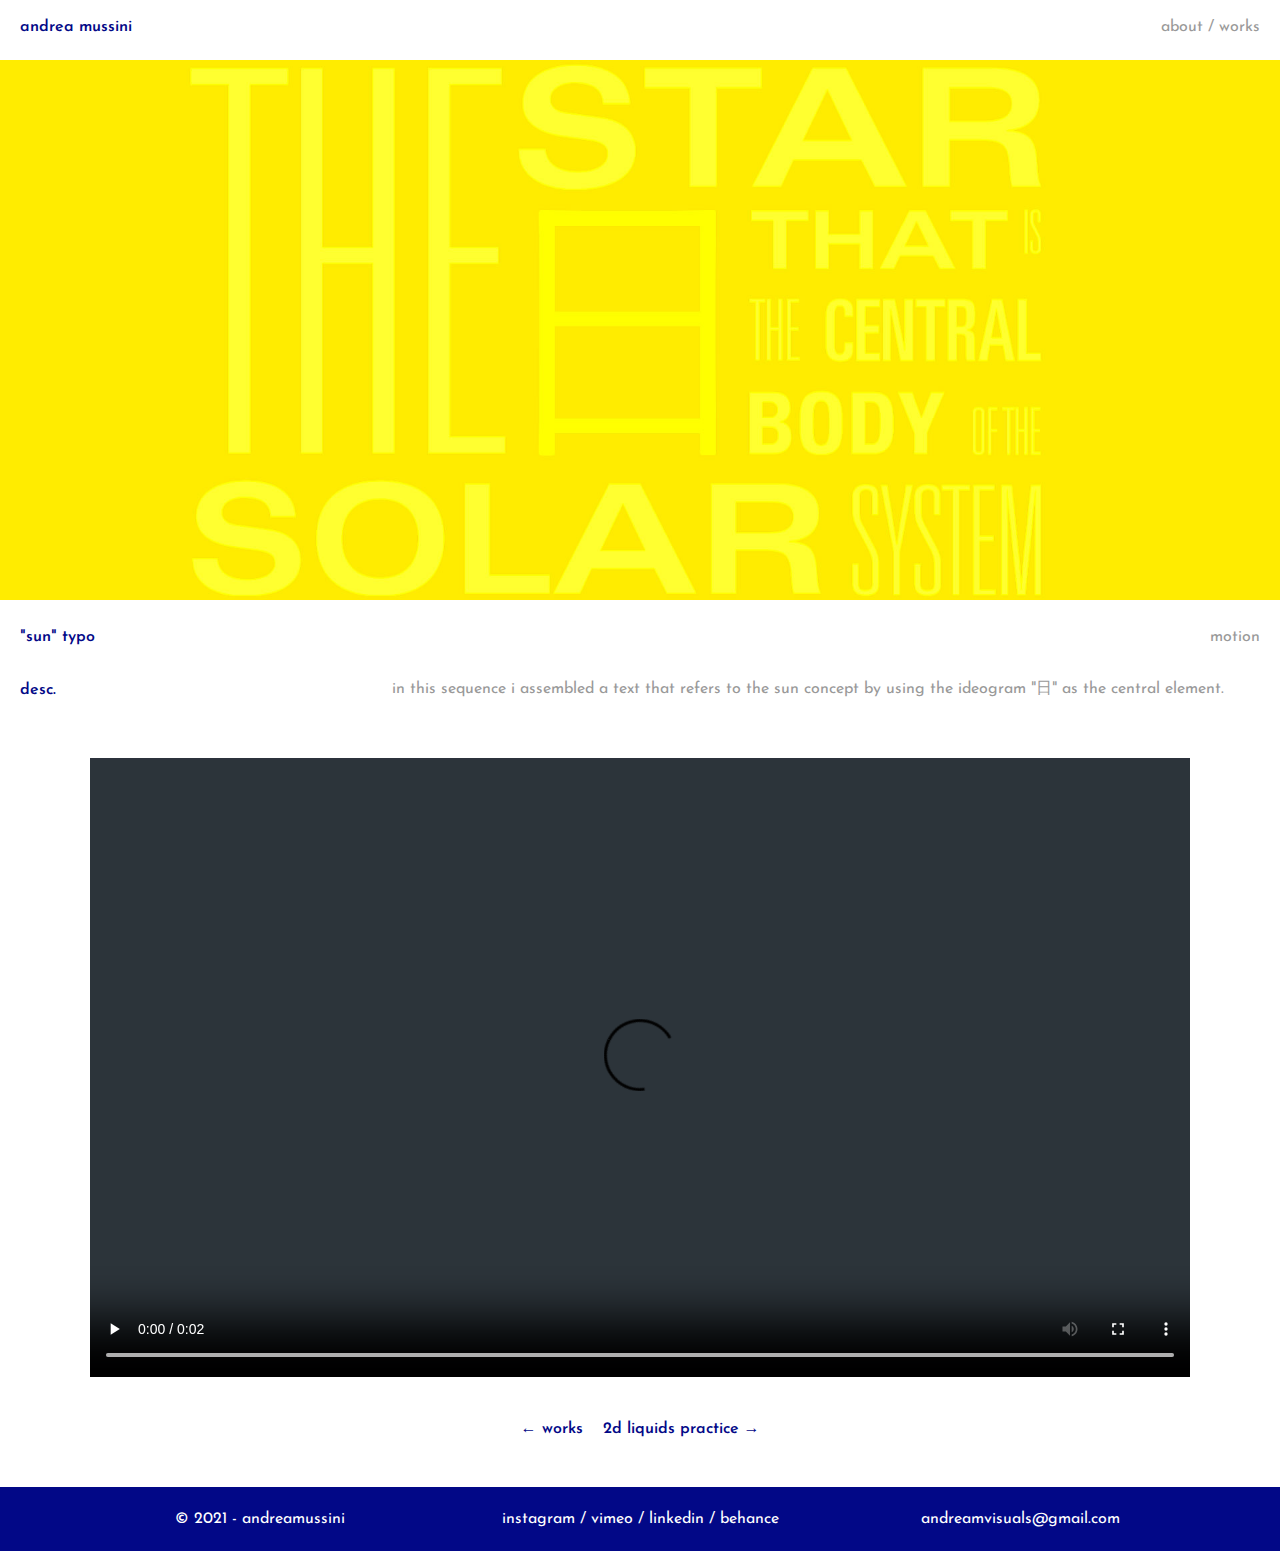
<file: details/sun_typo.html>
<!DOCTYPE html>
<html lang="it">

<head>
    <meta charset="UTF-8" />
    <title>andrea mussini / "sun" typo</title>
    <meta name="viewport" content="width=device-width, initial-scale=1, maximum-scale=1" />

    <!-- Bootstrap -->
    <link rel="stylesheet" href="../css/bootstrap.min.css" />

    <!-- Font -->
    <link rel="preconnect" href="https://fonts.gstatic.com" />
    <link href="https://fonts.googleapis.com/css2?family=Josefin+Sans:wght@400;600&display=swap" rel="stylesheet" />

    <!-- Favicon -->
    <link rel="icon" href="../img/favicon.png" type="image/png" />

    <!-- Personal Style -->
    <link rel="stylesheet" href="../css/style.css" />

    <style type="text/css"></style>
</head>

<body>
    <header>
        <p class="title float-left"><a href="../index.html">andrea mussini</a></p>
        <p class="subtitle float-right"><a href="../about.html">about</a> / <a href="../works.html">works</a></p>
    </header>
    <main>
        <!-- DETAILS -->
        <section class="banner">
            <img src="../img/typo/typo_banner.jpg" class="banner-pic" type="image/jpg" alt="banner-pic" />
        </section>
        <section class="details">
            <div class="details-title">
                <p class="title float-left">"sun" typo</p>
                <p class="subtitle float-right">motion</p>
            </div>
            <div class="main-center mt-5">
                <div class="box-desc clear">
                    <div class="box-desc-main">
                        <p class="title">desc.</p>
                    </div>
                    <div class="box-desc-text">
                        <p class="description">in this sequence i assembled a text that refers to the sun concept by using the ideogram "日" as the central element.</p>
                    </div>
                </div>
            </div>
        </section>
        <div class="container">
            <section class="row row-cols-1 row-cols-md-1 row-cols-lg-1">
                <video src="../img/typo/typo_video.webm" class="gallery-pic col" type="image" alt="gallery-video-1" autoplay controls loop/>
            </section>
        </div>
    </main>
    <section class="follow-up-project text-center">
        <p class="title"><a href="../works.html">← works</a><a href="liquids.html">2d liquids practice →</a></p>
    </section>
    <footer class="footer-text text-center">
        <div class="container">
            <div class="row row-cols-1 row-cols-lg-3">
                <div class="col">
                    <p>© 2021 - andreamussini</p>
                </div>
                <div class="col">
                   <p><a href="https://www.instagram.com/andreamvisuals/">instagram</a> / <a href="https://vimeo.com/andreamvisuals">vimeo</a> / <a href="https://www.linkedin.com/in/andrea-mussini-540a48217/"> linkedin</a> / <a href="https://www.behance.net/andreamussini">behance</a></p>
                </div>
                <div class="col">
                    <p><a href="mailto:andreamvisuals@gmail.com">andreamvisuals@gmail.com</a></p>
                </div>
            </div>
        </div>
    </footer>
</body>

</html>
</file>
<file: css/style.css>
/*-------------- GENERAL --------------*/

/* TEXT */

.title {
    font-family: "Josefin Sans", sans-serif;
    font-size: 12pt;
    font-weight: 600;
    color: #020887;
}

.subtitle {
    font-family: "Josefin Sans", sans-serif;
    font-size: 12pt;
    font-weight: 400;
    color: #999999;
}

.description {
    font-family: "Josefin Sans", sans-serif;
    font-size: 12pt;
    font-weight: 400;
    line-height: 1.4;
    color: #999999;
}

.footer-text {
    font-family: "Josefin Sans", sans-serif;
    font-size: 12pt;
    font-weight: 400;
    color: #fff;
}

@media (max-width: 576px) {
    .box-desc {
        flex-direction: column;
    }
}


/* BODY */

body {
    min-height: 100vh;
    display: flex;
    flex-direction: column;
}


/* HEADER */

header {
    padding: 15px 20px 20px 20px;
    position: fixed;
    width: 100%;
    top: 0;
    left: 0;
    background-color: #fff;
    z-index: 99;
}

header .title a {
    color: #020887;
    text-decoration: none;
}

header p {
    margin: 0;
}

header .subtitle a {
    color: #999999;
    text-decoration: none;
}

header .link-active {
    text-decoration: underline !important;
}

/* MAIN */

main {
    margin-top: 60px;
    width: 100%;
}

/* FOOTER */

footer {
    margin-top: auto;
    width: 100%;
    background: #020887;
    padding: 10px;
}

footer p {
    padding: 10px;
    margin-bottom: 0;
}

footer a {
    text-decoration: none;
    color: #fff;
}

footer a:hover {
    color: #fff;
}


/*-------------- INDEX --------------*/

.index-swiper-container {
    height: 80vh;
    padding: 30px;
    display: flex;
    justify-content: center;
    align-items: center;
}

@media (max-width: 576px) {
    .swiper-pic {
        width: 300px !important;
        height: 300px !important;
    }

    .index-swiper-container {
        margin-bottom: 80px;
    }

    .preview-text {
        width: 100% !important;
    }
}

.swiper-pic {
    cursor: pointer;
}

.swiper {
    width: 100%;
    height: 100%;
    cursor: auto !important;
}

.swiper-slide {
    text-align: center;
    font-size: 18px;
    background: #fff;

    /* Center slide text vertically */
    display: -webkit-box;
    display: -ms-flexbox;
    display: -webkit-flex;
    display: flex;
    -webkit-box-pack: center;
    -ms-flex-pack: center;
    -webkit-justify-content: center;
    justify-content: center;
    -webkit-box-align: center;
    -ms-flex-align: center;
    -webkit-align-items: center;
    align-items: center;
    flex-direction: column;
}

.preview-text {
    width: 540px;
    padding-top: 8px;
}

.swiper-pagination {
    --swiper-theme-color: #020887;
    bottom: 0 !important;
}

.swiper-pagination-bullet {
    margin: 0 8px !important;
}


.swiper-pagination-bullet-active {
    width: 16px !important;
    height: 16px !important;
    margin-bottom: -4px !important;
}


/*-------------- DETAILS --------------*/

/* BANNER */

@media (min-width: 1200px) {
    .xl-box {
        max-width: 850px;
    }
}

.banner {
    width: 100%;
}

.banner-pic {
    width: 100%;
    max-height: 60vh;
    object-fit: cover;
}

/* DETAILS */

.details {
    padding: 20px;
}

.details-title {
    padding: 5px 0px;
}

.clear {
    clear: both;
}

@media (min-width: 1600px) {
    .main-center {
        margin: 0 auto;
        max-width: 60%;
        display: flex;
        flex-direction: column;
        justify-content: center;
        align-items: center;
    }

    .details > .main-center {
        max-width: 38%;
        display: block;
    }
}

.box-desc {
    display: flex;
    flex-wrap: wrap;
}

.box-desc-main {
    flex: 30%;
}

.box-desc-text {
    flex: 70%;
}

/* GALLERY */


@media (min-width: 576px) {
    .gallery-pic {
        padding: 20px 20px !important;
    }
}

.gallery-pic {
    width: 100%;
    padding: 10px 20px;
    object-fit: cover;
}

/* FOLLOW UP */

.follow-up-project {
    padding-top: 20px;
    margin-bottom: 30px;
}

.follow-up-project a {
    padding: 0 10px;
    text-decoration: none;
    color: #020887;
}

/*-------------- CATEGORIES FILTER --------------*/

.categories {
    padding: 20px;
}

.categories span {
    cursor: pointer;
}

.gallery-text {
    padding: 0px 20px;
}

.categories-gallery {
    padding-bottom: 40px;
}

/*-------------- ABOUT --------------*/

.logo {
    padding-bottom: 20px;
}

.logo-animation {
    width: 300px;
    height: 300px;
    object-fit: cover;
}

.about-bio {
    padding: 20px;
}

.cv-button {
    height: 30vh;
    display: flex;
    justify-content: center;
    align-items: center;
}

.cv-button a:hover {
    color: #020887;
    text-decoration: none !important;
    font-size: 18px;
}

.cv-button a {
    transition: 0.4s ease-in-out;
}
</file>
